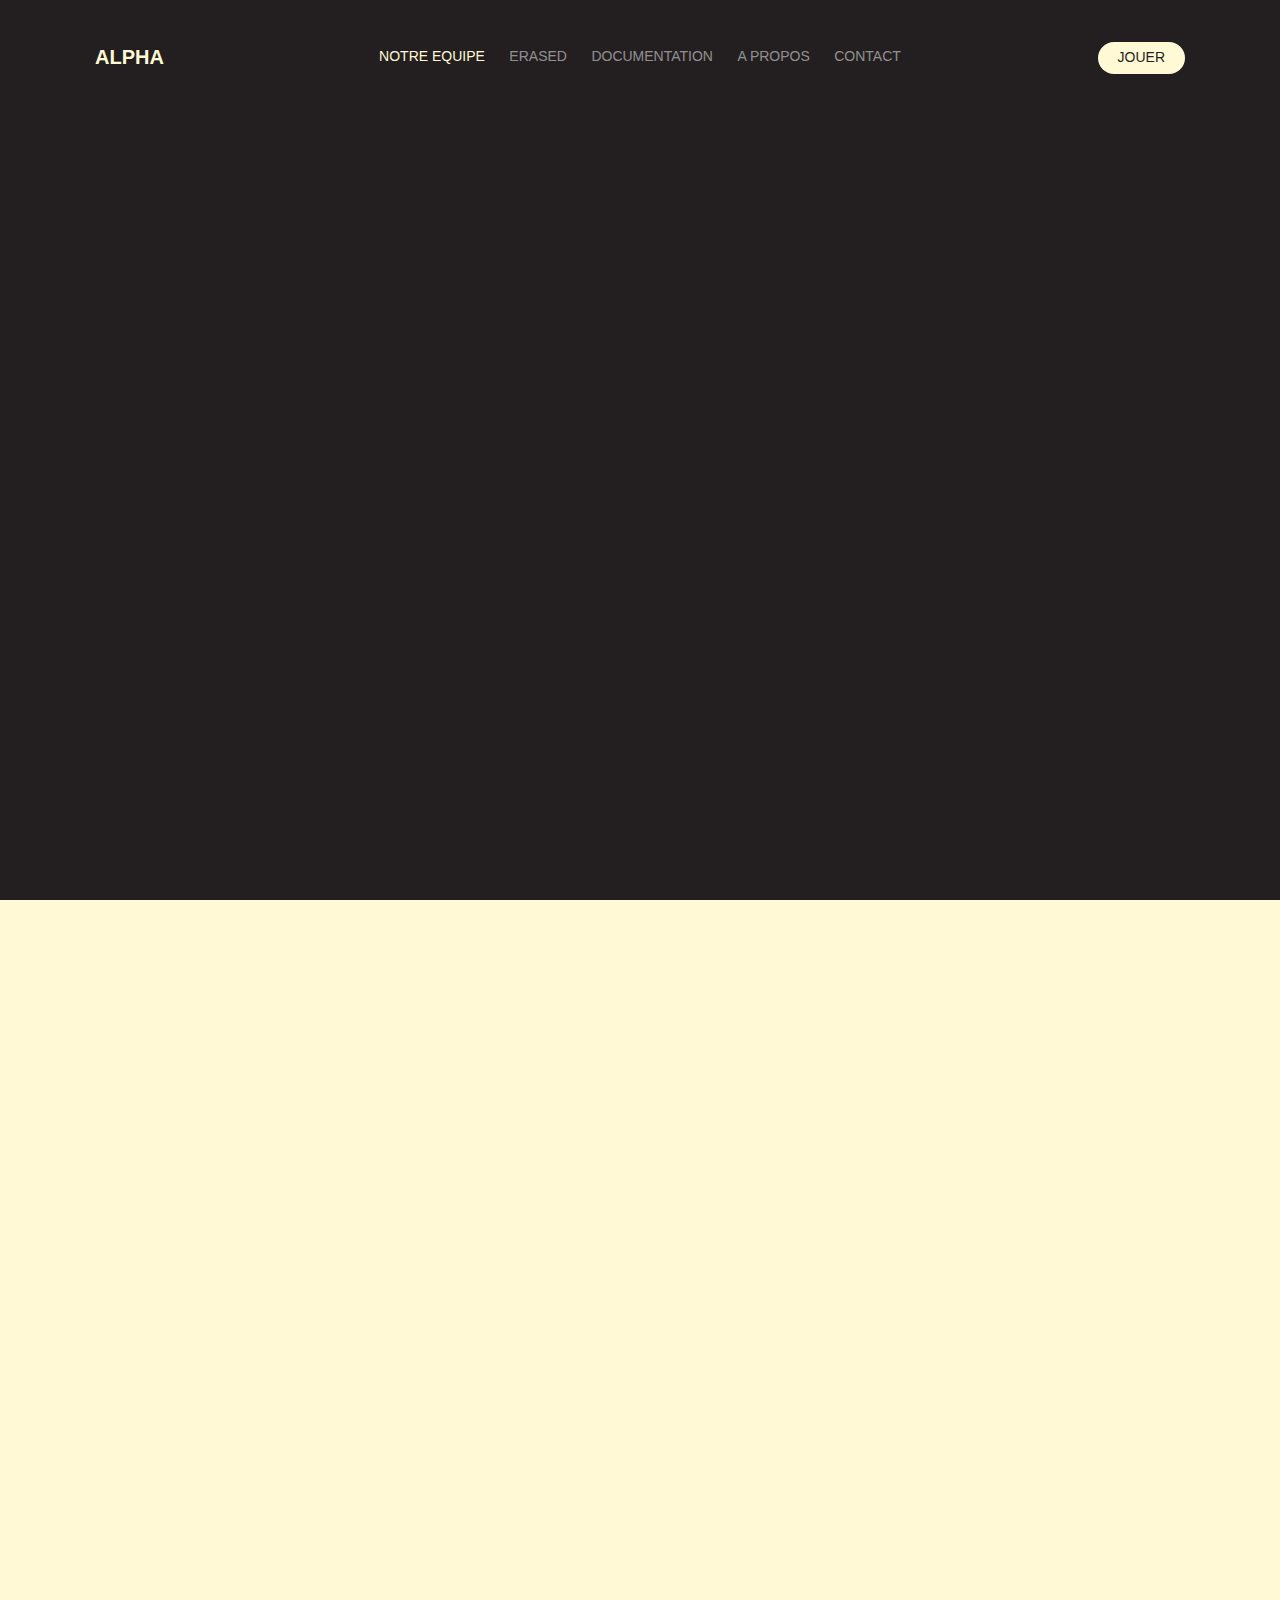
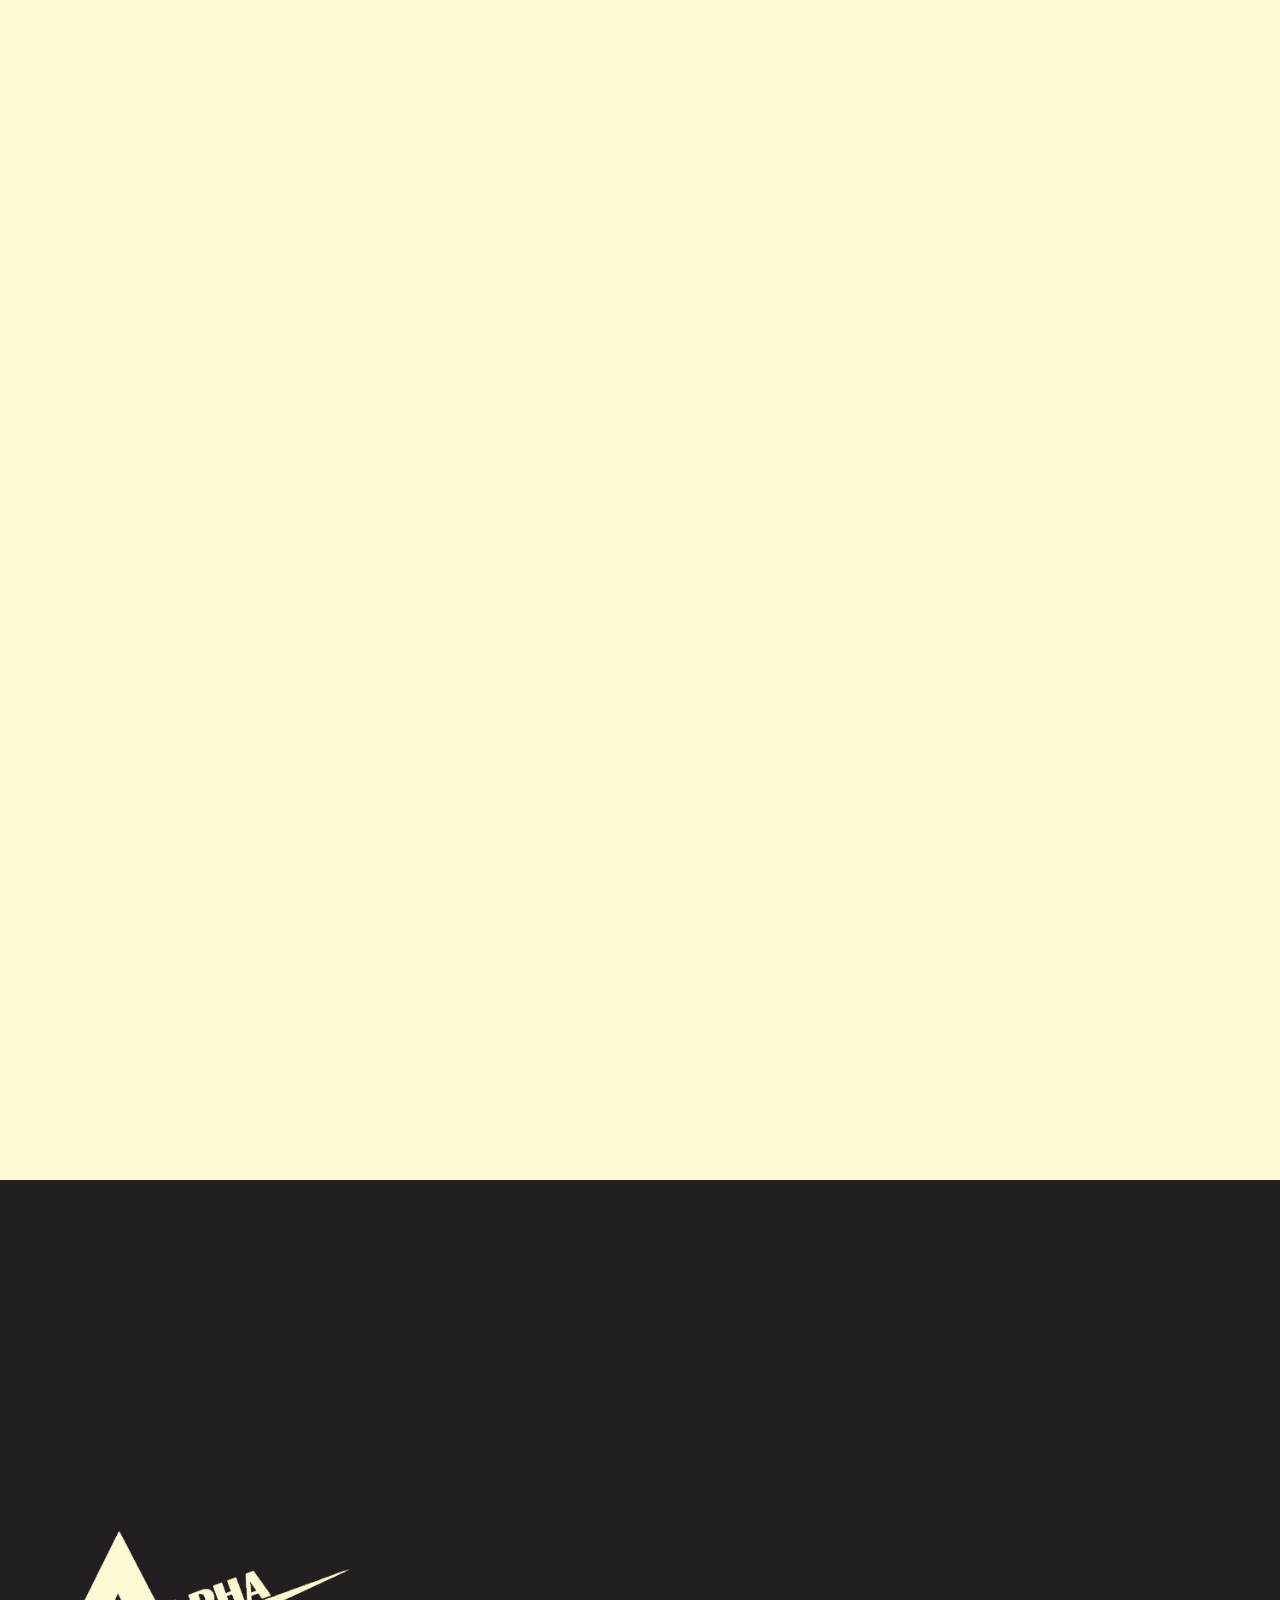
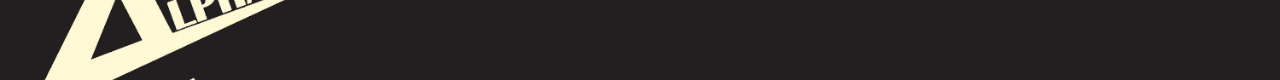
<file: accueil.html>
<!DOCTYPE HTML>
<html>
	<head>
	<meta charset="utf-8">
	<meta http-equiv="X-UA-Compatible" content="IE=edge">
	<title>Accueil - ALPHA</title>
	<meta name="viewport" content="width=device-width, initial-scale=1">
	<meta name="description" content="Accueil - ALPHA" />
	<meta name="keywords" content="Accueil - ALPHA" />
	<meta name="author" content="Alpha" />

  	<!-- Facebook and Twitter integration -->
	<meta property="og:title" content=""/>
	<meta property="og:image" content=""/>
	<meta property="og:url" content=""/>
	<meta property="og:site_name" content=""/>
	<meta property="og:description" content=""/>
	<meta name="twitter:title" content="" />
	<meta name="twitter:image" content="" />
	<meta name="twitter:url" content="" />
	<meta name="twitter:card" content="" />

	<style>
		.textcouleurmarron {
		color: #231f20;
		}
	</style>

	<style>
		.textcouleurbeige {
		color: #fff9d5;
		}
	</style>


	<!-- Animate.css -->
	<link rel="stylesheet" href="css/animate.css">
	<!-- Icomoon Icon Fonts-->
	<link rel="stylesheet" href="css/icomoon.css">
	<!-- Bootstrap  -->
	<link rel="stylesheet" href="css/bootstrap.css">

	<!-- Magnific Popup -->
	<link rel="stylesheet" href="css/magnific-popup.css">

	<!-- Owl Carousel  -->
	<link rel="stylesheet" href="css/owl.carousel.min.css">
	<link rel="stylesheet" href="css/owl.theme.default.min.css">

	<!-- Theme style  -->
	<link rel="stylesheet" href="css/style.css">

	<!-- Modernizr JS -->
	<script src="js/modernizr-2.6.2.min.js"></script>
	<!-- FOR IE9 below -->
	<!--[if lt IE 9]>
	<script src="js/respond.min.js"></script>
	<![endif]-->

	</head>
	<body>
		
	<div class="gtco-loader"></div>
	
	<div id="page">
	<nav class="gtco-nav" role="navigation">
		<div class="gtco-container">
			<div class="row">
				<div class="col-xs-2">
					<div id="gtco-logo"><a href="accueil.html">alpha</a></div>
				</div>
				<div class="col-xs-8 text-center menu-1">
					<ul>
						<li class="active"><a href="accueil.html">Notre equipe</a></li>
						<li><a href="jeu.html">Erased</a></li>
						<li class="has-dropdown">
							<a href="documentation.html">Documentation</a>
						</li>
						<li><a href="propos.html">A PROPOS</a></li>
						<li><a href="contact.html">Contact</a></li>
					</ul>
				</div>
				<div class="col-xs-2 text-right hidden-xs menu-2">
					<ul>
						<li class="btn-cta"><a href="jeu.html"><span>Jouer</span></a></li>
					</ul>
				</div>
			</div>
			
		</div>
	</nav>

	<header id="gtco-header" class="gtco-cover" role="banner" style="background-image:url(images/img_bg_1.jpg);">
		<div class="gtco-container">
			<div class="row">
				<div class="col-md-8 col-md-offset-2 text-center">
					<div class="display-t">
						<div class="display-tc animate-box" data-animate-effect="fadeIn">
							<a href="jeu.html"><h1><span class="textcouleurbeige">jouez a Erased</span></h1></a>
							<h1><span class="textcouleurbeige">maintenant</span></h1>
							<p><a href="telechargement.html" class="btn btn-default"><span class="textcouleurmarron">Telecharger gratuitement pour WINDOWS</span></a></p>
						</div>
					</div>
				</div>
			</div>
		</div>
	</header>
	
	<div id="gtco-services">
		<div class="gtco-container">
			
			<div class="row animate-box">
				<div class="col-md-8 col-md-offset-2 text-center gtco-heading">
					<h2><span class="textcouleurmarron">Qui sommes nous ?</span></h2>
					<p> ALPHA - Epita promo 2025 </p>
				</div>
			</div>

			<div class="row animate-box">
				
				<div class="gtco-tabs">
					<ul class="gtco-tab-nav">
						<li class="active"><a href="#" data-tab="1"><span class="icon visible-xs"><i class="icon-marquee"></i></span><span class="hidden-xs">Studio</span></a></li>
						<li><a href="#" data-tab="2"><span class="icon visible-xs"><i class="icon-light-up"></i></span><span class="hidden-xs">Nos Valeurs</span></a></li>
						<li><a href="#" data-tab="3"><span class="icon visible-xs"><i class="icon-game-controller"></i></span><span class="hidden-xs">Notre Jeu</span></a></li>
						<li><a href="#" data-tab="4"><span class="icon visible-xs"><i class="icon-network"></i></span><span class="hidden-xs">Logo et politique</span></a></li>
					</ul>

					<!-- Tabs -->
					<div class="gtco-tab-content-wrap">

						<div class="gtco-tab-content tab-content active" data-tab-content="1">
							<div class="col-md-6">
								<div class="icon icon-xlg">
									<img src="images/alpha2.png" alt="" height="400" width="400">
								</div>
							</div>
							<div class="col-md-6">
								<h2><span class="textcouleurmarron">Studio</span></h2>
								<p>ALPHA est une soci&eacute;t&eacute; &agrave; but non-lucratif, fond&eacute;e le 9 janvier 2021. Compos&eacute;e de 4 personnes dont les id&eacute;es convergeaient, nous sommes une soci&eacute;t&eacute; qui se sp&eacute;cialise dans la cr&eacute;ation de Jeux Vid&eacute;o. Notre objectif est d'apporter du r&eacute;confort et permettre aux joueurs de se d&eacute;tendre ainsi que d'&eacute;chapper &agrave; la r&eacute;alit&eacute; en les embarquant dans des aventures &eacute;piques au-del&agrave; du r&eacute;el.</p>	
				
								<p>Derri&egrave;re le nom de notre soci&eacute;t&eacute; se cachent plusieurs significations, dont la plus basique est l'acronyme de la premi&egrave;re lettre des quatre fondateurs de la soci&eacute;t&eacute; : Alexandre, L&eacute;o, Phu Hung et Angelo. Il repr&eacute;sente l'unicit&eacute; ainsi que la coh&eacute;sion des membres de notre groupe pour ce travail d'&eacute;quipe.</p>
								
								<p>ALPHA repr&eacute;sente &eacute;galement dans le domaine de l'informatique le nom de la premi&egrave;re phase de d&eacute;veloppement concret d'un logiciel, qui sera par la suite am&eacute;lior&eacute; par tous et destin&eacute; au partage. C'est en parfait accord avec notre objectif : am&eacute;liorer nos comp&eacute;tences et connaissances &agrave; travers l'entraide. </p>
							</div>
						</div>

						<div class="gtco-tab-content tab-content" data-tab-content="2">
							<div class="col-md-6">
								<div class="icon icon-xlg">
									<i class="icon-light-up"></i>
								</div>
							</div>
							<div class="col-md-6">
								<h2><span class="textcouleurmarron">Nos Valeurs</span></h2>

								<p><B>Exp&eacute;rience du joueur avant tout.</B></p>
								<p>Nous mettons le joueur au centre de tout ce que nous faisons. Nous approfondissons notre empathie et notre compr&eacute;hension en &eacute;coutant, en apprenant et en nous engageant avec les joueurs.</p>

								<p><B>Ex&eacute;cuter avec excellence.</B></p>
								<p>Nous nous concentrons l&agrave; o&ugrave; cela compte, nous accordons la priorit&eacute; &agrave; l'efficacit&eacute;. Nous fixons des objectifs ambitieux et continuons &agrave; nous am&eacute;liorer.</p>
								
								<p><B>Rester affam&eacute; ; rester humble.</B></p>
								<p>Nous abordons chaque probl&egrave;me avec optimisme, ambition et curiosit&eacute;. Nous c&eacute;l&eacute;brons nos victoires, apprenons de nos &eacute;checs et nous nous mettons au d&eacute;fi d'&eacute;voluer. Nous appr&eacute;cions les retours en tant qu'&eacute;l&eacute;ment essentiel de l'am&eacute;lioration.</p>
							</div>
						</div>

						<div class="gtco-tab-content tab-content" data-tab-content="3">
							<div class="col-md-6">
								<div class="icon icon-xlg">
									<a href="jeu.html"><img src="images/erased.png" alt="" height="300pw" width="450px"></a>
								</div>
							</div>
							<div class="col-md-6">
								<h2><span class="textcouleurmarron">Notre Jeu</span></h2>
								<p><B><a href="jeu.html">ERASED</a>, notre premier jeu.</B></p>

								<p>Chaque membre du groupe &eacute;tant tr&egrave;s familier avec l'univers du jeu vid&eacute;o, nous avons d&eacute;cid&eacute; de cr&eacute;er un jeu vid&eacute;o plut&ocirc;t qu'un logiciel utilitaire. L'univers du jeu choisi est inspir&eacute; de plusieurs jeux d'action-aventure et de plate-forme tel que Hollow Knight, The binding of Isaac et Celestee en 2D. </p>
								<p>Ce type de jeu choisi n'a pas &eacute;t&eacute; direct, nous nous sommes d'abord rassembl&eacute;s et avons d&eacute;battu sur plusieurs id&eacute;es et th&egrave;mes ayant du potentiel. Sont sortis du lot deux id&eacute;es, celui d'un "plate-former" et celui d'un "action-aventure", c'est donc pour cela que nous avons d&eacute;cid&eacute; de fusionner ces deux id&eacute;es pour en faire un Metroidvania. Nous voulions tout d'abord cr&eacute;er un jeu &agrave; l'image de ce th&egrave;me mais qui allait aussi nous plaire tout en &eacute;tant dans la limite de nos capacit&eacute;s de d&eacute;veloppement.</p>
								<div class="row">
									<div class="col-md-6">
										<h2 class="uppercase">Date de cr&eacute;ation du projet</h2>
										<p>15 janvier 2021</p>
									</div>
									<div class="col-md-6">
										<h2 class="uppercase">Date de publication</h2>
										<p>1 juillet 2021</p>
										
									</div>
								</div>
							</div>
						</div>
						
						<div class="gtco-tab-content tab-content" data-tab-content="4">
							<div class="col-md-6">
								<div class="icon icon-xlg">
									<i class="icon-network"></i>
								</div>
							</div>
							<div class="col-md-6">
								<h2><span class="textcouleurmarron">Logo et politique</span></h2>
								<p>Nous avons opt&eacute; pour un logo simple, discret mais aussi &agrave; la fois efficace et moderne regroupant l'ensemble des lettres de notre nom de soci&eacute;t&eacute;.</p>

								<p>Nous croyons que toute personne passionn&eacute;e, visionnaire et pers&eacute;v&eacute;rante peut avoir un impact positif. Dans le cadre de cette philosophie, nous pensons &eacute;galement qu'il existe des moyens par lesquels, en tant que soci&eacute;t&eacute;, nous pouvons offrir une valeur &agrave long terme et un impact positif aux joueurs et communaut&eacute;s que nous servons.</p>

								<div class="row">
									<div class="col-md-6">
										<h2 class="uppercase">Prochaine Etape</h2>
										<p>Vendredi 30 avril</p>
									</div>
									<div class="col-md-6">
										<h2 class="uppercase">Communication</h2>
										<p>Notre Twitter <a href="https://twitter.com/project_erased" target="_blank">ici</a></p>
									</div>
								</div>
							</div>
						</div>
					</div>

				</div>
			</div>
		</div>
	
	<div id="gtco-team" class="gtco-section">
		<div class="gtco-container">
			<div class="row animate-box">
				<div class="col-md-8 col-md-offset-2 text-center gtco-heading">
					<h2><span class="textcouleurmarron">Notre Equipe</span></h2>
				</div>
			</div>
			<div class="row">
				<div class="col-md-3 animate-box" data-animate-effect="fadeIn">
					<div class="gtco-staff">
						<img src="images/person_1.jpeg" alt="">
						<h3>Alexandre Devaux-Riviere</h3>
						<strong class="role">Chef de Projet</strong>
						<p>D&eacute;veloppement Multijoueur, <br>Intelligence Artificielle, <br>Interfaces et Site Web</p>
						<ul class="gtco-social-icons">
							<!-- <li><a href="#"><i class="icon-facebook"></i></a></li> -->
							<li><a href="https://twitter.com/_alexandre_dr" target="_blank"><i class="icon-twitter"></i></a></li>
							<!--<li><a href="#"><i class="icon-dribbble"></i></a></li>-->
							<li><a href="https://github.com/TopAgrume" target="_blank"><i class="icon-github"></i></a></li>
						</ul>
					</div>
				</div>
				<div class="col-md-3 animate-box" data-animate-effect="fadeIn">
					<div class="gtco-staff">
						<img src="images/person_2.jpg" alt="">
						<h3>L&eacute;o Devin</h3>
						<strong class="role">Responsable Level Design</strong>
						<p>D&eacute;veloppement Level <br> Design, Graphisme, Interfaces,<br> Sc&eacute;nariste et Audio / FX</p>
						<ul class="gtco-social-icons">
							<!-- <li><a href="#"><i class="icon-facebook"></i></a></li> -->
							<li><a href="https://twitter.com/heldeeee" target="_blank"><i class="icon-twitter"></i></a></li>
							<!--<li><a href="#"><i class="icon-dribbble"></i></a></li>-->
							<li><a href="https://github.com/Heldeee" target="_blank"><i class="icon-github"></i></a></li>
						</ul>
					</div>
				</div>
				<div class="col-md-3 animate-box" data-animate-effect="fadeIn">
					<div class="gtco-staff">
						<img src="images/person_3.jpg" alt="">
						<h3>Phu Hung Dang</h3>
						<strong class="role">Sous-Chef de Projet</strong>
						<p>D&eacute;veloppement Game <br>Design, Contr&ocirc;les, Animations<br> et Audio / FX</p>
						<ul class="gtco-social-icons">
							<!-- <li><a href="#"><i class="icon-facebook"></i></a></li> -->
							<li><a href="https://twitter.com/DangPH5" target="_blank"><i class="icon-twitter"></i></a></li>
							<!--<li><a href="#"><i class="icon-dribbble"></i></a></li>-->
							<li><a href="https://github.com/aragami1566" target="_blank"><i class="icon-github"></i></a></li>
						</ul>
					</div>
				</div>
				<div class="col-md-3 animate-box" data-animate-effect="fadeIn">
					<div class="gtco-staff">
						<img src="images/person_4.png" alt="">
						<h3>Ang&eacute;lo Eap</h3>
						<strong class="role">Responsable Game Design</strong>
						<p>D&eacute;veloppement Game <br>Design, Physique et <br>Intelligence Artificielle</p>
						<ul class="gtco-social-icons">
							<!-- <li><a href="#"><i class="icon-facebook"></i></a></li> -->
							<li><a href="https://twitter.com/Akaagi_" target="_blank"><i class="icon-twitter"></i></a></li>
							<!--<li><a href="#"><i class="icon-dribbble"></i></a></li>-->
							<li><a href="https://github.com/Akaagi" target="_blank"><i class="icon-github"></i></a></li>
						</ul>
					</div>
				</div>
			</div>
		</div>
	</div>

	<div id="gtco-counter" class="gtco-bg gtco-counter" style="background-image:url(images/img_bg_2.jpg);">
		<div class="gtco-container">
			<div class="row">
				<div class="display-t">
					<div class="display-tc">
						<div class="col-md-3 col-sm-6 animate-box">
							<div class="feature-center">
								<span class="icon">
									<i class="icon-save"></i>
								</span>

								<span class="counter js-counter" data-from="0" data-to="607" data-speed="4000" data-refresh-interval="50">1</span>
								<span class="counter-label">Nombre de push</span>

							</div>
						</div>
						<div class="col-md-3 col-sm-6 animate-box">
							<div class="feature-center">
								<span class="icon">
									<i class="icon-trophy"></i>
								</span>
								<span class="textcouleurmarron">
									<span class="counter js-counter" data-from="0" data-to="5" data-speed="4000" data-refresh-interval="50">1</span>
								</span>
								<span class="counter-label">Etapes r&eacute;ussies</span>
							</div>
						</div>
						<div class="col-md-3 col-sm-6 animate-box">
							<div class="feature-center">
								<span class="icon">
									<i class="icon-briefcase"></i>
								</span>
								<span class="counter js-counter" data-from="0" data-to="1" data-speed="6000" data-refresh-interval="50">1</span>
								<span class="counter-label">Projet r&eacute;ussi</span>
							</div>
						</div>
						<div class="col-md-3 col-sm-6 animate-box">
							<div class="feature-center">
								<span class="icon">
									<i class="icon-clock"></i>
								</span>

								<span class="counter js-counter" data-from="0" data-to="1376" data-speed="4000" data-refresh-interval="50">1</span>
								<span class="counter-label">Heures de travail</span>

							</div>
						</div>
					</div>
				</div>
			</div>
		</div>
	</div>

	</div>

	<div class="gototop js-top">
		<a href="#" class="js-gotop"><i class="icon-arrow-up"></i></a>
	</div>
	
	<!-- jQuery -->
	<script src="js/jquery.min.js"></script>
	<!-- jQuery Easing -->
	<script src="js/jquery.easing.1.3.js"></script>
	<!-- Bootstrap -->
	<script src="js/bootstrap.min.js"></script>
	<!-- Waypoints -->
	<script src="js/jquery.waypoints.min.js"></script>
	<!-- Carousel -->
	<script src="js/owl.carousel.min.js"></script>
	<!-- countTo -->
	<script src="js/jquery.countTo.js"></script>
	<!-- Magnific Popup -->
	<script src="js/jquery.magnific-popup.min.js"></script>
	<script src="js/magnific-popup-options.js"></script>
	<!-- Main -->
	<script src="js/main.js"></script>

	</body>
</html>
</file>
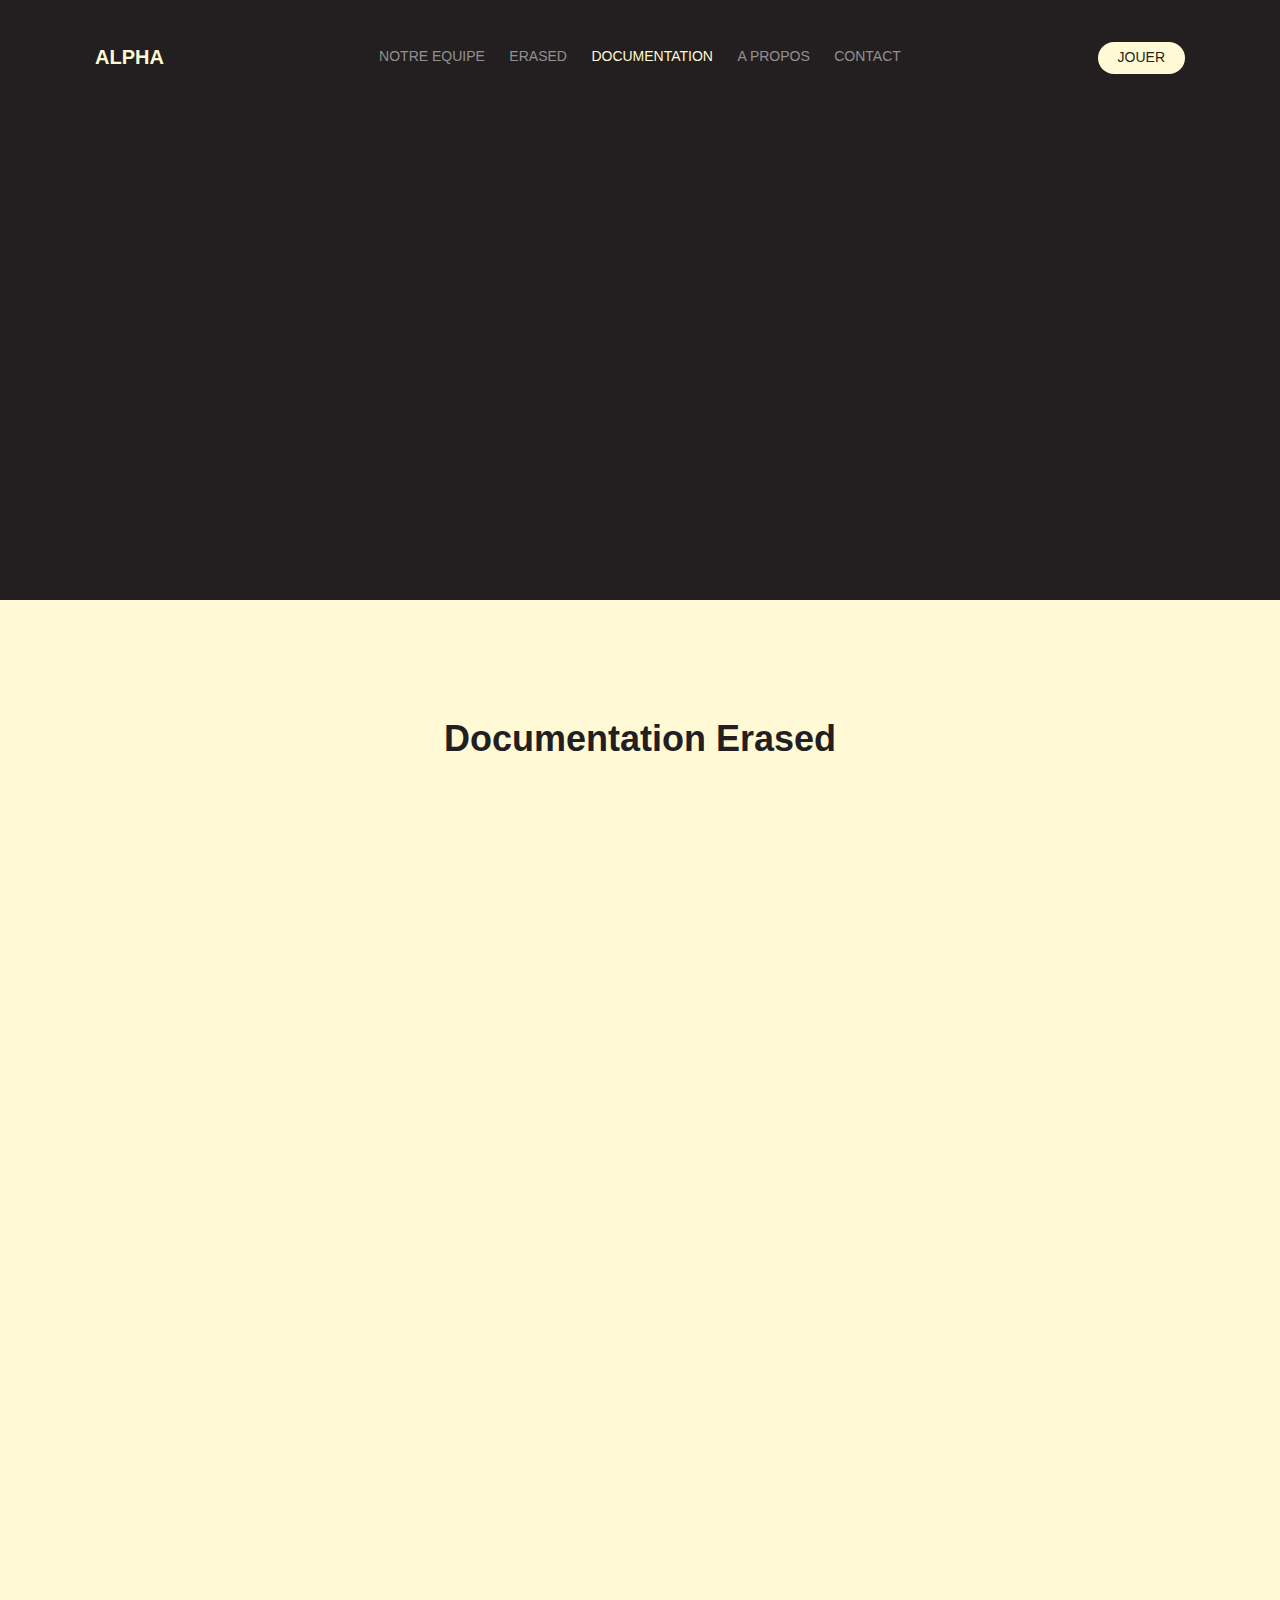
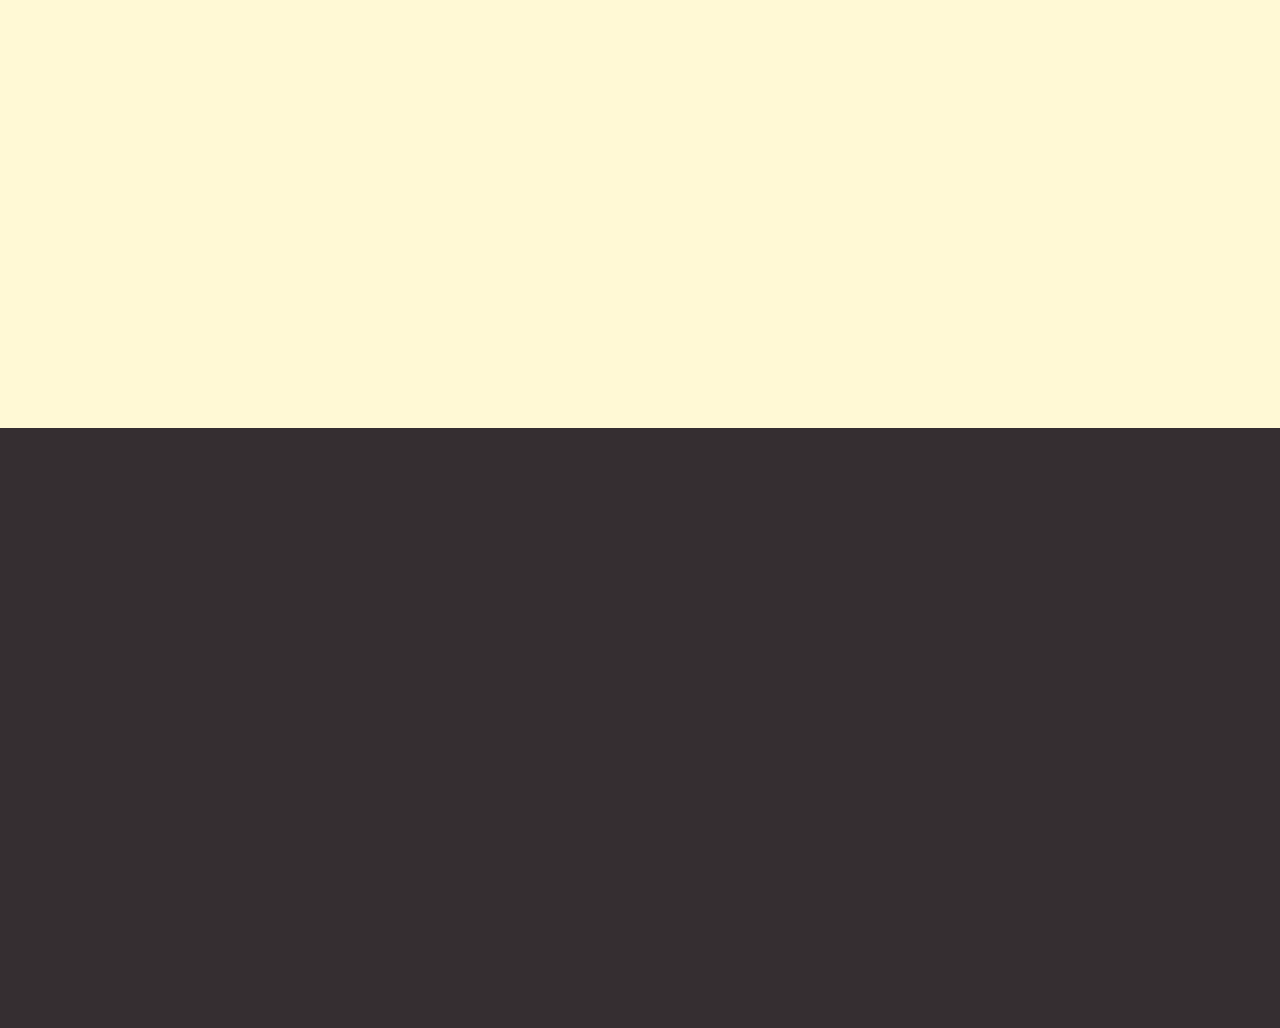
<file: documentation.html>
<!DOCTYPE HTML>
<html>
	<head>
	<meta charset="utf-8">
	<meta http-equiv="X-UA-Compatible" content="IE=edge">
	<title>Documentation - ALPHA</title>
	<meta name="viewport" content="width=device-width, initial-scale=1">
	<meta name="description" content="Accueil - ALPHA" />
	<meta name="keywords" content="Accueil - ALPHA" />
	<meta name="author" content="Alpha" />

  	<!-- Facebook and Twitter integration -->
	<meta property="og:title" content=""/>
	<meta property="og:image" content=""/>
	<meta property="og:url" content=""/>
	<meta property="og:site_name" content=""/>
	<meta property="og:description" content=""/>
	<meta name="twitter:title" content="" />
	<meta name="twitter:image" content="" />
	<meta name="twitter:url" content="" />
	<meta name="twitter:card" content="" />
	
	<!-- Animate.css -->
	<link rel="stylesheet" href="css/animate.css">
	<!-- Icomoon Icon Fonts-->
	<link rel="stylesheet" href="css/icomoon.css">
	<!-- Bootstrap  -->
	<link rel="stylesheet" href="css/bootstrap.css">

	<!-- Magnific Popup -->
	<link rel="stylesheet" href="css/magnific-popup.css">

	<!-- Owl Carousel  -->
	<link rel="stylesheet" href="css/owl.carousel.min.css">
	<link rel="stylesheet" href="css/owl.theme.default.min.css">

	<!-- Theme style  -->
	<link rel="stylesheet" href="css/style.css">

	<!-- Modernizr JS -->
	<script src="js/modernizr-2.6.2.min.js"></script>
	<!-- FOR IE9 below -->
	<!--[if lt IE 9]>
	<script src="js/respond.min.js"></script>
	<![endif]-->

	<style>
		.textcouleurmarron {
		color: #231f20;
		}
	</style>

	<style>
		.textcouleurbeige {
		color: #fff9d5;
		}
	</style>

	</head>
	<body>
		
	<div class="gtco-loader"></div>
	
	<div id="page">
	<nav class="gtco-nav" role="navigation">
		<div class="gtco-container">
			<div class="row">
				<div class="col-xs-2">
					<div id="gtco-logo"><a href="accueil.html">alpha</a></div>
				</div>
				<div class="col-xs-8 text-center menu-1">
					<ul>
						<li><a href="accueil.html">Notre equipe</a></li>
						<li><a href="jeu.html">Erased</a></li>
						<li class="has-dropdown active">
							<a href="documentation.html">Documentation</a>
						</li>
						<li><a href="propos.html">A PROPOS</a></li>
						<li><a href="contact.html">Contact</a></li>
					</ul>
				</div>
				<div class="col-xs-2 text-right hidden-xs menu-2">
					<ul>
						<li class="btn-cta"><a href="jeu.html"><span>jouer</span></a></li>
					</ul>
				</div>
			</div>
			
		</div>
	</nav>

	<header id="gtco-header" class="gtco-cover gtco-cover-sm" role="banner" style="background-image:url(images/img_bg_1.jpg);">

		<div class="gtco-container">
			<div class="row">
				<div class="col-md-8 col-md-offset-2 text-center">
					<div class="display-t">
						<div class="display-tc animate-box" data-animate-effect="fadeIn">
							<h1><span class="textcouleurbeige">Documents annexes</span></h1>
							<h2><span class="textcouleurbeige">Mise &agrave; disposition des documents et outils du projet</span></h2>
						</div>
					</div>
				</div>
			</div>
		</div>
	</header>
	
	<div id="gtco-features">
		<div class="gtco-container">
			<div class="row">
				<div class="col-md-8 col-md-offset-2 text-center gtco-heading">
					<h2><span class="textcouleurmarron">Documentation Erased</span></h2>
				</div>
			</div>
			<div class="row">
				<div class="col-md-3 col-sm-3 animate-box" data-animate-effect="fadeIn">
					<div class="feature-center">
						<span class="icon">
							<i class="icon-folder-images"></i>
						</span>
						<h3>C. D. charges</h3>
						<p>Document essentiel &agrave; l'&eacute;laboration et la r&eacute;alisation du jeu Erased</p>
						<p><a href="pdf/Cahier_des_Charges___ALPHA.pdf" target="_blank" class="btn btn-primary">Lire</a></p>
					</div>
				</div>
				<div class="col-md-3 col-sm-3 animate-box" data-animate-effect="fadeIn">
					<div class="feature-center">
						<span class="icon">
							<i class="icon-text-document"></i>
						</span>
						<h3>Soutenance 1</h3>
						<p>Mise au point sur l'&eacute;tat de l'avancement pour le premier palier (pr&ecirc;t)</p>
						<p><a href="pdf/Soutenance_1___ALPHA.pdf" target="_blank" class="btn btn-primary">Lire</a></p>
					</div>
				</div>
				<div class="col-md-3 col-sm-3 animate-box" data-animate-effect="fadeIn">
					<div class="feature-center">
						<span class="icon">
							<i class="icon-text-document"></i>
						</span>
						<h3>Soutenance 2</h3>
						<p>Mise au point sur l'&eacute;tat de l'avancement pour le deuxi&egrave;me palier (pr&ecirc;t)</p>
						<p><a href="pdf/Soutenance_2___ALPHA.pdf" target="_blank" class="btn btn-primary">Lire</a></p>
					</div>
				</div>

				<div class="col-md-3 col-sm-3 animate-box" data-animate-effect="fadeIn">
					<div class="feature-center">
						<span class="icon">
							<i class="icon-trophy"></i>
						</span>
						<h3>Soutenance 3</h3>
						<p>Mise au point sur l'&eacute;tat de l'avancement pour le dernier palier (pr&ecirc;t)</p>
						<p><a href="pdf/Soutenance_3___ALPHA.pdf" target="_blank" class="btn btn-primary">Lire</a></p>
					</div>
				</div>
			</div>
		</div>
	</div>

	<div id="gtco-testimonial">
		<div class="gtco-container">
			<!-- <div class="row"> -->
				<div class="row animate-box">
					<div class="col-md-8 col-md-offset-2 text-center gtco-heading">
						<h2><span class="textcouleurmarron">Outils pour le d&eacute;veloppement d'Erased</span></h2>
					</div>
				</div>
				<div class="row animate-box">
					
				
					<div class="owl-carousel owl-carousel-fullwidth ">
						<div class="item">
							<div class="testimony-slide active text-center">
								<figure>
									<img src="images/unity.jpeg" alt="">
								</figure>
								<span>Moteur de jeu,<br> et gestionnaire version</span>
								<blockquote>
									<p><a href="https://unity.com/" target="_blank" class="btn btn-primary">Unity</a></p>
								</blockquote>
							</div>
						</div>
						<div class="item">
							<div class="testimony-slide active text-center">
								<figure>
									<img src="images/visual_studio.jpeg" alt="">
								</figure>
								<span>Editeur de code<br>et de fichiers</span>
								<blockquote>
									<p><a href="https://code.visualstudio.com/" target="_blank" class="btn btn-primary">Visual Studio</a></p>
								</blockquote>
							</div>
						</div>
						<div class="item">
							<div class="testimony-slide active text-center">
								<figure>
									<img src="images/rider.jpeg" alt="">
								</figure>
								<span>Editeur de code<br>et de fichiers</span>
								<blockquote>
									<p><a href="https://www.jetbrains.com/rider/" target="_blank" class="btn btn-primary">Rider</a></p>
								</blockquote>
							</div>
						</div>
						<div class="item">
							<div class="testimony-slide active text-center">
								<figure>
									<img src="images/gimp.jpeg" alt="">
								</figure>
								<span>Editeur Graphique<br>pour erased et notre site</span>
								<blockquote>
									<p><a href="https://www.gimp.org/" target="_blank" class="btn btn-primary">GIMP</a></p>
								</blockquote>
							</div>
						</div>
						<div class="item">
							<div class="testimony-slide active text-center">
								<figure>
									<img src="images/audacity.jpeg" alt="">
								</figure>
								<span>Composition et<br>enregistrement audio</span>
								<blockquote>
									<p><a href="https://www.audacityteam.org/" target="_blank" class="btn btn-primary">Audacity</a></p>
								</blockquote>
							</div>
						</div>
						<div class="item">
							<div class="testimony-slide active text-center">
								<figure>
									<img src="images/overleaf.jpeg" alt="">
								</figure>
								<span>Editeur de texte<br>documents et rendus</span>
								<blockquote>
									<p><a href="https://www.overleaf.com/" target="_blank" class="btn btn-primary">Overleaf</a></p>
								</blockquote>
							</div>
						</div>
						<div class="item">
							<div class="testimony-slide active text-center">
								<figure>
									<img src="images/github.png" alt="">
								</figure>
								<span>Gestionaire version<br>et h&eacute;bergeur du site</span>
								<blockquote>
									<p><a href="https://github.com/" target="_blank" class="btn btn-primary">Github</a></p>
								</blockquote>
							</div>
						</div>
						<div class="item">
							<div class="testimony-slide active text-center">
								<figure>
									<img src="images/discord_logo.png" alt="">
								</figure>
								<span>Communication &agrave;<br>distance</span>
								<blockquote>
									<p><a href="https://discord.com/" target="_blank" class="btn btn-primary">Discord</a></p>
								</blockquote>
							</div>
						</div>
						<div class="item">
							<div class="testimony-slide active text-center">
								<figure>
									<img src="images/paint3d_logo.png" alt="">
								</figure>
								<span>Editeur Graphique<br>pour erased et notre site</span>
								<blockquote>
									<p><a href="https://www.microsoft.com/en-us/p/paint-3d/9nblggh5fv99?activetab=pivot:overviewtab" target="_blank" class="btn btn-primary">Paint3D</a></p>
								</blockquote>
							</div>
						</div>
						<div class="item">
							<div class="testimony-slide active text-center">
								<figure>
									<img src="images/hitfilm_logo.png" alt="">
								</figure>
								<span>Editeur Vid&eacute;o</span>
								<blockquote>
									<p><a href="https://fxhome.com/" target="_blank" class="btn btn-primary">HitFilm</a></p>
								</blockquote>
							</div>
						</div>

					</div>
				</div>
			<!-- </div> -->
		</div>
	</div>
	
	<div class="gtco-cover gtco-cover-sm" style="background-image:url(images/img_bg_3.jpg);">
		<div class="overlay"></div>
		<div class="gtco-container">
			<div class="row">
				<div class="col-md-8 col-md-offset-2 text-center">
					<div class="display-t">
						<div class="display-tc animate-box" data-animate-effect="fadeIn">
							<center>
								<img src="images/alpha2.png" alt="" height="400" width="400">
							</center>
						</div>
					</div>
				</div>
			</div>
		</div>
	</div>
	

	</div>

	<div class="gototop js-top">
		<a href="#" class="js-gotop"><i class="icon-arrow-up"></i></a>
	</div>
	
	<!-- jQuery -->
	<script src="js/jquery.min.js"></script>
	<!-- jQuery Easing -->
	<script src="js/jquery.easing.1.3.js"></script>
	<!-- Bootstrap -->
	<script src="js/bootstrap.min.js"></script>
	<!-- Waypoints -->
	<script src="js/jquery.waypoints.min.js"></script>
	<!-- Carousel -->
	<script src="js/owl.carousel.min.js"></script>
	<!-- countTo -->
	<script src="js/jquery.countTo.js"></script>
	<!-- Magnific Popup -->
	<script src="js/jquery.magnific-popup.min.js"></script>
	<script src="js/magnific-popup-options.js"></script>
	<!-- Main -->
	<script src="js/main.js"></script>

	</body>
</html>
</file>
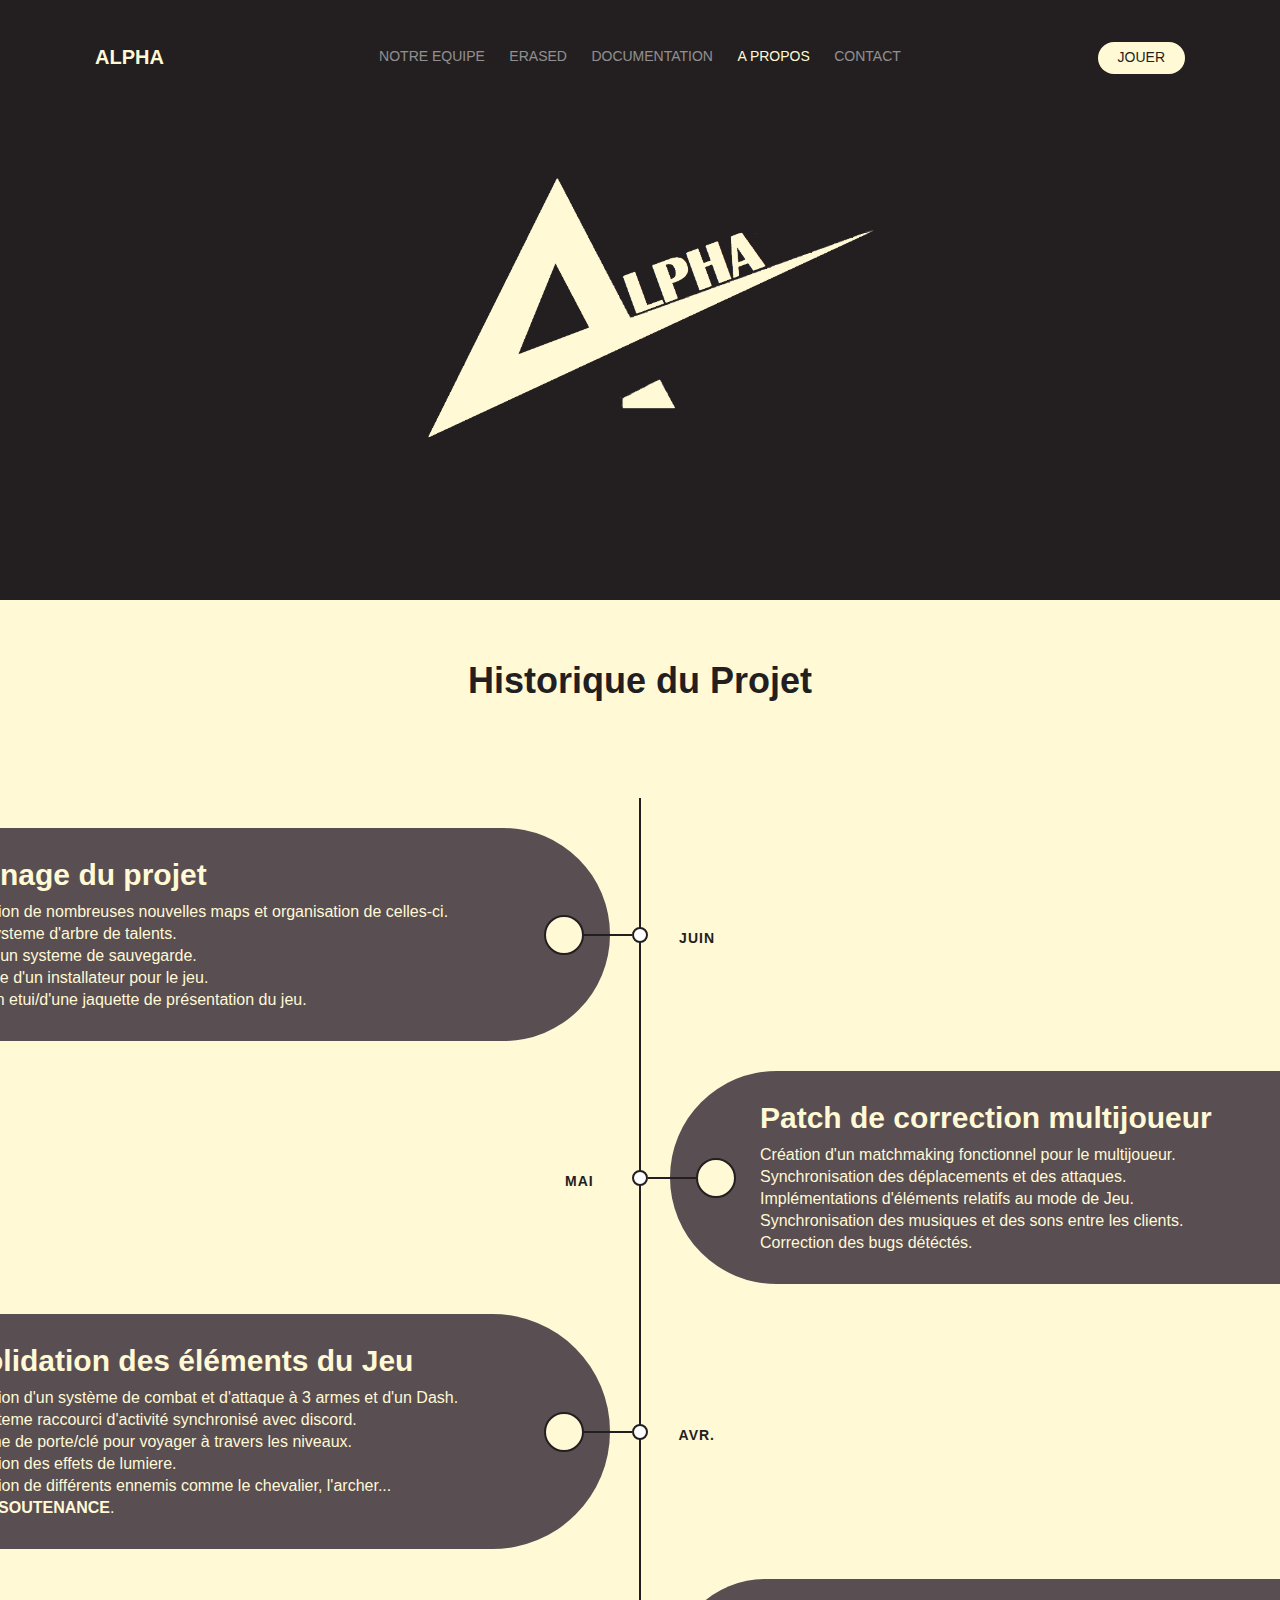
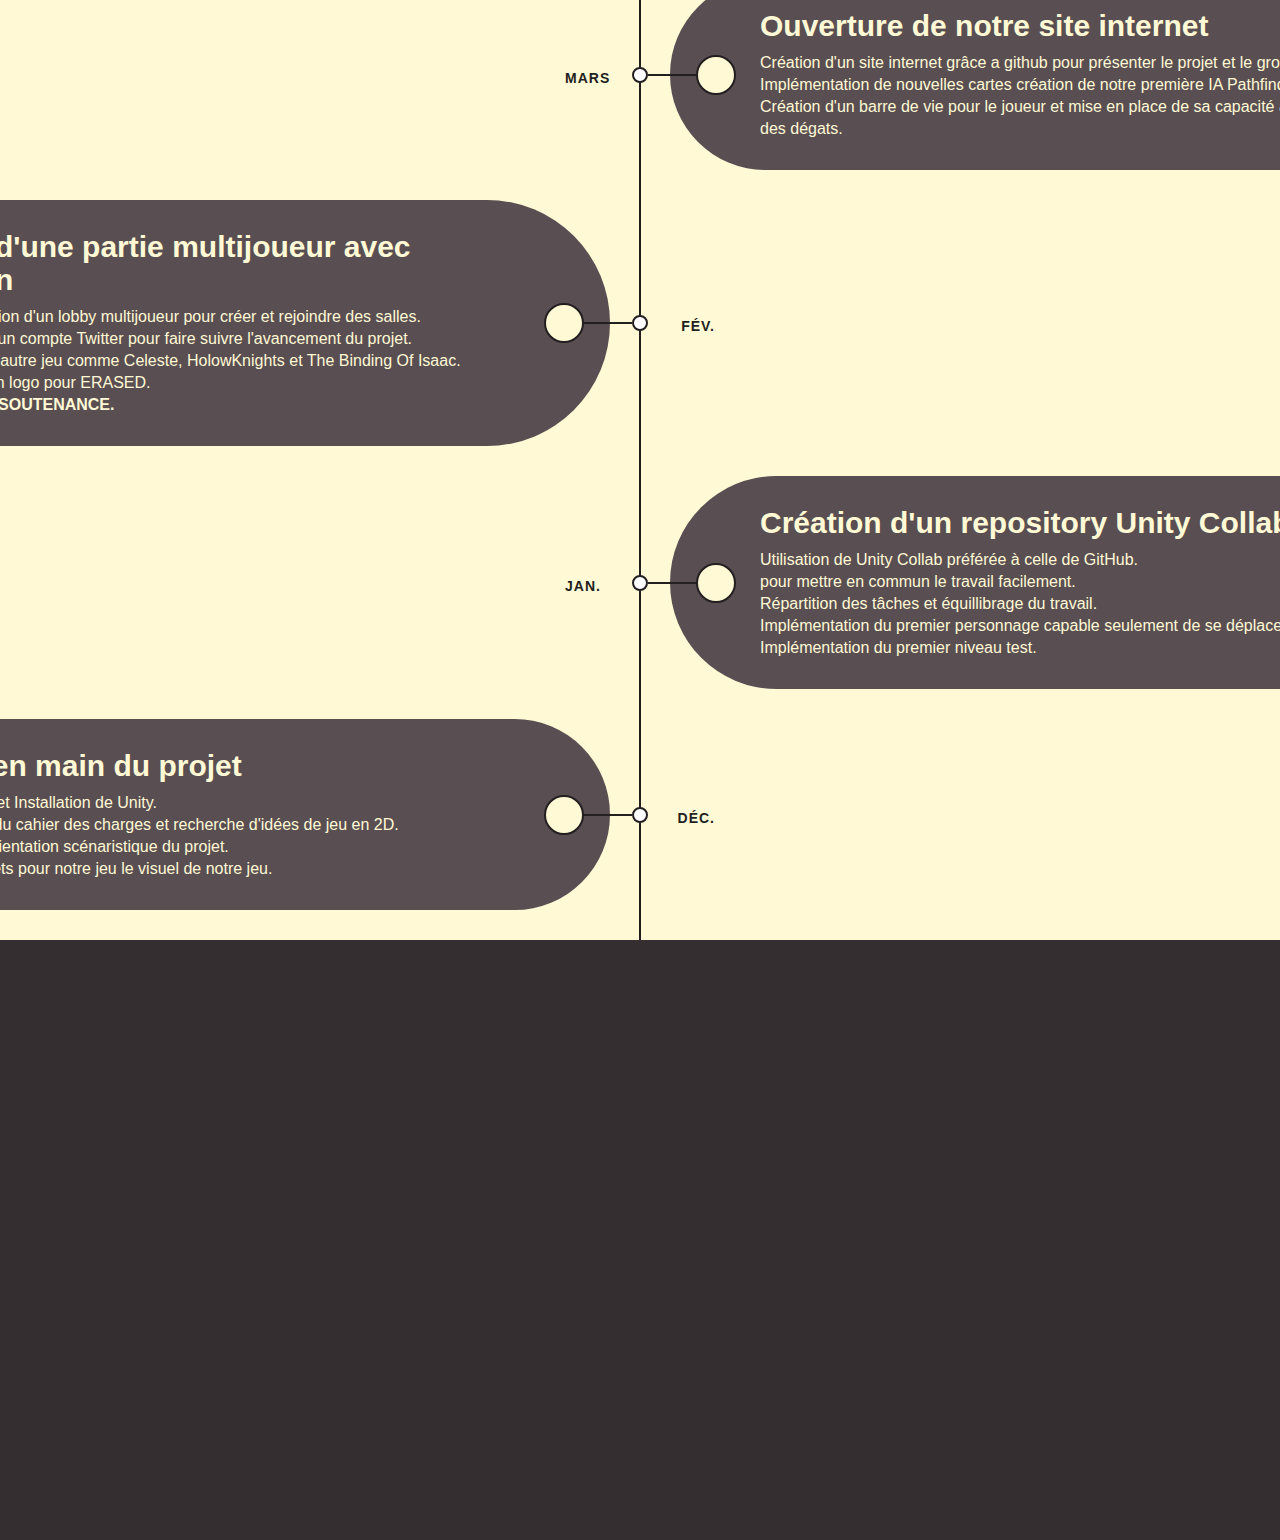
<file: propos.html>
<!DOCTYPE HTML>
<html>
	<head>
	<meta charset="utf-8">
	<meta http-equiv="X-UA-Compatible" content="IE=edge">
	<title>Contact - ALPHA</title>
	<meta name="viewport" content="width=device-width, initial-scale=1">
	<meta name="description" content="Accueil - ALPHA" />
	<meta name="keywords" content="Accueil - ALPHA" />
	<meta name="author" content="Alpha" />

  	<!-- Facebook and Twitter integration -->
	<meta property="og:title" content=""/>
	<meta property="og:image" content=""/>
	<meta property="og:url" content=""/>
	<meta property="og:site_name" content=""/>
	<meta property="og:description" content=""/>
	<meta name="twitter:title" content="" />
	<meta name="twitter:image" content="" />
	<meta name="twitter:url" content="" />
	<meta name="twitter:card" content="" />
	
	<!-- Animate.css -->
	<link rel="stylesheet" href="css/animate.css">
	<!-- Icomoon Icon Fonts-->
	<link rel="stylesheet" href="css/icomoon.css">
	<!-- jsp Popup -->
	<link rel="stylesheet" href="css/jsp.css">
	<!-- Bootstrap  -->
	<link rel="stylesheet" href="css/bootstrap.css">
	<!-- Magnific Popup -->
	<link rel="stylesheet" href="css/magnific-popup.css">
	<!-- Owl Carousel  -->
	<link rel="stylesheet" href="css/owl.carousel.min.css">
	<link rel="stylesheet" href="css/owl.theme.default.min.css">
	
	<!-- Theme style  -->
	<link rel="stylesheet" href="css/style.css">

	<!-- Modernizr JS -->
	<script src="js/modernizr-2.6.2.min.js"></script>
	<!-- FOR IE9 below -->
	<!--[if lt IE 9]>
	<script src="js/respond.min.js"></script>
	<![endif]-->

	<style>
		.textcouleurmarron {
		color: #231f20;
		}
	</style>

	<style>
		.textcouleurbeige {
		color: #fff9d5;
		}
	</style>

	</head>
	<body>
		
	<div class="gtco-loader"></div>
	
	<div id="page">
	<nav class="gtco-nav" role="navigation">
		<div class="gtco-container">
			<div class="row">
				<div class="col-xs-2">
					<div id="gtco-logo"><a href="accueil.html">Alpha</a></div>
				</div>
				<div class="col-xs-8 text-center menu-1">
					<ul>
						<li><a href="accueil.html">Notre equipe</a></li>
						<li><a href="jeu.html">Erased</a></li>
						<li class="has-dropdown">
							<a href="documentation.html">Documentation</a>
						</li>
						<li class="has-dropdown active"><a href="propos.html">A PROPOS</a></li>
						<li><a href="contact.html">Contact</a></li>
					</ul>
				</div>
				<div class="col-xs-2 text-right hidden-xs menu-2">
					<ul>
						<li class="btn-cta"><a href="jeu.html"><span>Jouer</span></a></li>
					</ul>
				</div>
			</div>
			
		</div>
	</nav>
	


	<header id="gtco-header" class="gtco-cover gtco-cover-sm" role="banner" style="background-image:url(images/img_bg_4.jpg);">
		<center>
			<img src="images/alpha.png" alt="" height="600" width="600">
		</center>
	</header>

	</div>
	<div class="row">
		<br><br>
		<div class="col-md-8 col-md-offset-2 text-center gtco-heading">
			<h2><span class="textcouleurmarron">Historique du Projet</span></h2>
		</div>
	</div>
	<div class="timeline">
		<div class="coontainer left">
			<div class="date">Juin</div>
			<i class="icon fa fa-home"></i>
			<div class="content" style="margin-left: -220px;">
				<h2><b>Peaufinage du projet</b></h2>
				<p>
					Impl&eacute;mentation de nombreuses nouvelles maps et organisation de celles-ci.<br>
					Ajout d'un systeme d'arbre de talents.<br>
					Correction d'un systeme de sauvegarde.<br>
					Mise en place d'un installateur pour le jeu.<br>
					Cr&eacute;ation d'un etui/d'une jaquette de pr&eacute;sentation du jeu.<br>
				</p>
			</div>
		</div>
		<div class="coontainer right">
			<div class="date">Mai</div>
			<i class="icon fa fa-gift"></i>
			<div class="content" style="margin-right: -220px;">
				<h2><b>Patch de correction multijoueur</b></h2>
				<p>
					Cr&eacute;ation d'un matchmaking fonctionnel pour le multijoueur.<br>
					Synchronisation des d&eacute;placements et des attaques.<br>
					Impl&eacute;mentations d'&eacute;l&eacute;ments relatifs au mode de Jeu.<br>
					Synchronisation des musiques et des sons entre les clients.<br>
					Correction des bugs d&eacute;t&eacute;ct&eacute;s.<br>
				</p>
			</div>
		</div>
	    <div class="coontainer left">
			<div class="date">Avr.</div>
			<i class="icon fa fa-user"></i>
			<div class="content" style="margin-left: -220px;">
				<h2><b>Consolidation des &eacute;l&eacute;ments du Jeu</b></h2>
				<p>
					Impl&eacute;mentation d'un syst&egrave;me de combat et d'attaque &agrave; 3 armes et d'un Dash.<br>
					Ajout du systeme raccourci d'activit&eacute; synchronis&eacute; avec discord.<br>
					Ajout systeme de porte/cl&eacute; pour voyager &agrave; travers les niveaux.<br>
					Impl&eacute;mentation des effets de lumiere.<br>
					Impl&eacute;mentation de diff&eacute;rents ennemis comme le chevalier, l'archer...<br>
					<b>DEUXIEME SOUTENANCE</b>.
				</p>
			</div>
		</div>
		<div class="coontainer right">
			<div class="date">Mars</div>
			<i class="icon fa fa-running"></i>
			<div class="content" style="margin-right: -220px;">
				<h2><b>Ouverture de notre site internet</b></h2>
				<p>
					Cr&eacute;ation d'un site internet gr&acirc;ce a github pour pr&eacute;senter le projet et le groupe.<br>
					Impl&eacute;mentation de nouvelles cartes cr&eacute;ation de notre premi&egrave;re IA Pathfinding.<br>
					Cr&eacute;ation d'un barre de vie pour le joueur et mise en place de sa capacit&eacute; &agrave; prendre des d&eacute;gats.<br>
				</p>
			</div>
		</div>
		<div class="coontainer left">
			<div class="date">F&eacute;v.</div>
			<i class="icon fa fa-cog"></i>
			<div class="content" style="margin-left: -220px;">
				<h2><b>Ajout d'une partie multijoueur avec Photon</b></h2>
				<p>
					Impl&eacute;mentation d'un lobby multijoueur pour cr&eacute;er et rejoindre des salles.<br>
					Ouverture d'un compte Twitter pour faire suivre l'avancement du projet.<br>
					Inspiration d'autre jeu comme Celeste, HolowKnights et The Binding Of Isaac.<br>
					Creation d'un logo pour ERASED.<br>
					<b>PREMIERE SOUTENANCE.</b><br>
				</p>
			</div>
		</div>
		<div class="coontainer right">
			<div class="date">Jan.</div>
			<i class="icon fa fa-certificate"></i>
			<div class="content" style="margin-right: -220px;">
				<h2><b>Cr&eacute;ation d'un repository Unity Collaborate</b></h2>
				<p>
					Utilisation de Unity Collab pr&eacute;f&eacute;r&eacute;e &agrave; celle de GitHub.<br>
					pour mettre en commun le travail facilement.<br>
					R&eacute;partition des t&acirc;ches et &eacute;quillibrage du travail.<br>
					Impl&eacute;mentation du premier personnage capable seulement de se d&eacute;placer.<br>
					Impl&eacute;mentation du premier niveau test.<br>
				</p>
			</div>
		</div>
		<div class="coontainer left">
			<div class="date">D&eacute;c.</div>
			<i class="icon fa fa-cog"></i>
			<div class="content" style="margin-left: -220px;">
				<h2><b>Prise en main du projet</b></h2>
				<p>
					D&eacute;couverte et Installation de Unity.<br>
					R&eacute;alisation du cahier des charges et recherche d'id&eacute;es de jeu en 2D.<br>
					Choix de l'orientation sc&eacute;naristique du projet.<br>
					Choix d'assets pour notre jeu le visuel de notre jeu.<br>
				</p>
			</div>
		</div>
	</div>

	<div class="gtco-cover gtco-cover-sm" style="background-image:url(images/img_bg_3.jpg);">
		<div class="overlay"></div>
		<div class="gtco-container">
			<div class="row">
				<div class="col-md-8 col-md-offset-2 text-center">
					<div class="display-t">
						<div class="display-tc animate-box" data-animate-effect="fadeIn">
							<center>
								<img src="images/alpha2.png" alt="" height="400" width="400">
							</center>
						</div>
					</div>
				</div>
			</div>
		</div>
	</div>

	<div class="gototop js-top">
		<a href="#" class="js-gotop"><i class="icon-arrow-up"></i></a>
	</div>
	
	<!-- jQuery -->
	<script src="js/jquery.min.js"></script>
	<!-- jQuery Easing -->
	<script src="js/jquery.easing.1.3.js"></script>
	<!-- Bootstrap -->
	<script src="js/bootstrap.min.js"></script>
	<!-- Waypoints -->
	<script src="js/jquery.waypoints.min.js"></script>
	<!-- Carousel -->
	<script src="js/owl.carousel.min.js"></script>
	<!-- countTo -->
	<script src="js/jquery.countTo.js"></script>
	<!-- Magnific Popup -->
	<script src="js/jquery.magnific-popup.min.js"></script>
	<script src="js/magnific-popup-options.js"></script>
	<!-- Main -->
	<script src="js/main.js"></script>

	</body>
</html>
</file>
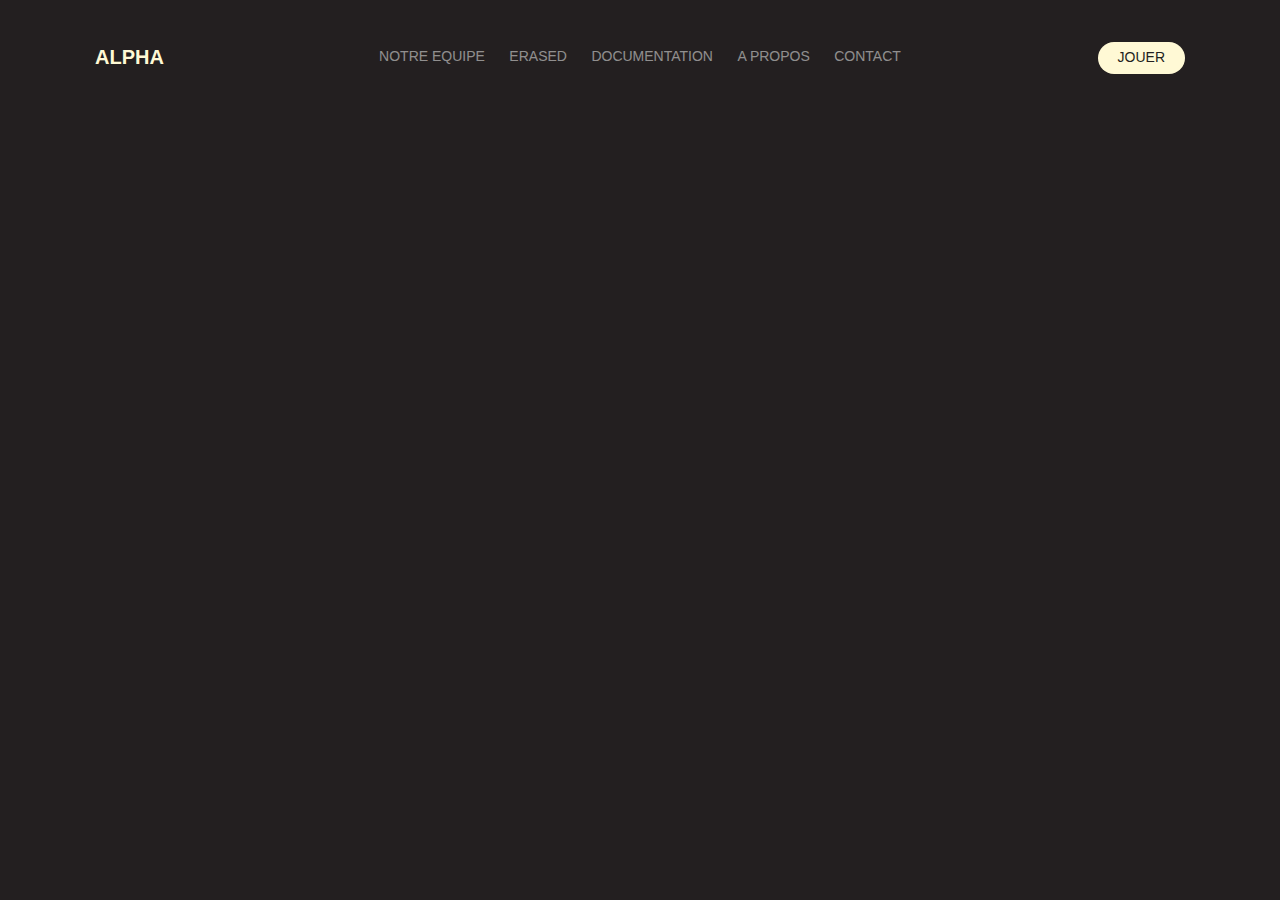
<file: telechargement.html>
<!DOCTYPE HTML>
<html>
	<head>
	<meta charset="utf-8">
	<meta http-equiv="X-UA-Compatible" content="IE=edge">
	<title>Accueil - ALPHA</title>
	<meta name="viewport" content="width=device-width, initial-scale=1">
	<meta name="description" content="Accueil - ALPHA" />
	<meta name="keywords" content="Accueil - ALPHA" />
	<meta name="author" content="Alpha" />

  	<!-- Facebook and Twitter integration -->
	<meta property="og:title" content=""/>
	<meta property="og:image" content=""/>
	<meta property="og:url" content=""/>
	<meta property="og:site_name" content=""/>
	<meta property="og:description" content=""/>
	<meta name="twitter:title" content="" />
	<meta name="twitter:image" content="" />
	<meta name="twitter:url" content="" />
	<meta name="twitter:card" content="" />

	<style>
		.textcouleurmarron {
		color: #231f20;
		}
	</style>

	<style>
		.textcouleurbeige {
		color: #fff9d5;
		}
	</style>


	<!-- Animate.css -->
	<link rel="stylesheet" href="css/animate.css">
	<!-- Icomoon Icon Fonts-->
	<link rel="stylesheet" href="css/icomoon.css">
	<!-- Bootstrap  -->
	<link rel="stylesheet" href="css/bootstrap.css">

	<!-- Magnific Popup -->
	<link rel="stylesheet" href="css/magnific-popup.css">

	<!-- Owl Carousel  -->
	<link rel="stylesheet" href="css/owl.carousel.min.css">
	<link rel="stylesheet" href="css/owl.theme.default.min.css">

	<!-- Theme style  -->
	<link rel="stylesheet" href="css/style.css">

	<!-- Modernizr JS -->
	<script src="js/modernizr-2.6.2.min.js"></script>
	<!-- FOR IE9 below -->
	<!--[if lt IE 9]>
	<script src="js/respond.min.js"></script>
	<![endif]-->

	</head>
	<body>
		
	<div id="page">
	<nav class="gtco-nav" role="navigation">
		<div class="gtco-container">
			<div class="row">
				<div class="col-xs-2">
					<div id="gtco-logo"><a href="accueil.html">alpha</a></div>
				</div>
				<div class="col-xs-8 text-center menu-1">
					<ul>
						<li><a href="accueil.html">Notre equipe</a></li>
						<li><a href="jeu.html">Erased</a></li>
						<li>
							<a href="documentation.html">Documentation</a>
						</li>
						<li><a href="propos.html">A PROPOS</a></li>
						<li><a href="contact.html">Contact</a></li>
					</ul>
				</div>
				<div class="col-xs-2 text-right hidden-xs menu-2">
					<ul>
						<li class="btn-cta"><a href="jeu.html"><span>jouer</span></a></li>
					</ul>
				</div>
			</div>
			
		</div>
	</nav>

	<header id="gtco-header" class="gtco-cover" role="banner" style="background-image:url(images/img_bg_1.jpg);">
		<div class="gtco-container">
			<div class="row">
				<div class="col-md-8 col-md-offset-2 text-center">
					<div class="display-t">
						<div class="display-tc animate-box" data-animate-effect="fadeIn">
							<a href="jeu.html"><h1><span class="textcouleurbeige">jouez a Erased</span></h1></a>
							<h1><span class="textcouleurbeige">maintenant</span></h1>
							<p><a href="ressources/ERASED-1.0_setup.exe" download="ERASED-1.0_setup.exe" class="btn btn-default">INSTALLATEUR WINDOWS</span></a></p>
							<p><a href="ressources/ERASED.zip" download="ERASED.zip" class="btn btn-default"><span class="textcouleurmarron">ARCHIVE WINDOWS</span></a></p>
							<p><a href="pdf/Dossier_d_exploitation___Erased.pdf" target="_blank" class="btn btn-default"><span class="textcouleurmarron">MANUEL D'EXPLOITATION</span></a></p>
						</div>
					</div>
				</div>
			</div>
		</div>
	</header>
	
	<div class="gototop js-top">
		<a href="#" class="js-gotop"><i class="icon-arrow-up"></i></a>
	</div>


	</div>
	<!-- jQuery -->
	<script src="js/jquery.min.js"></script>
	<!-- jQuery Easing -->
	<script src="js/jquery.easing.1.3.js"></script>
	<!-- Bootstrap -->
	<script src="js/bootstrap.min.js"></script>
	<!-- Waypoints -->
	<script src="js/jquery.waypoints.min.js"></script>
	<!-- Carousel -->
	<script src="js/owl.carousel.min.js"></script>
	<!-- countTo -->
	<script src="js/jquery.countTo.js"></script>
	<!-- Magnific Popup -->
	<script src="js/jquery.magnific-popup.min.js"></script>
	<script src="js/magnific-popup-options.js"></script>
	<!-- Main -->
	<script src="js/main.js"></script>

	</body>
</html>
</file>
<file: css/icomoon.css>
@font-face {
  font-family: 'icomoon';
  src:  url('../fonts/icomoon/icomoon.eot?6iuir');
  src:  url('../fonts/icomoon/icomoon.eot?6iuir#iefix') format('embedded-opentype'),
    url('../fonts/icomoon/icomoon.ttf?6iuir') format('truetype'),
    url('../fonts/icomoon/icomoon.woff?6iuir') format('woff'),
    url('../fonts/icomoon/icomoon.svg?6iuir#icomoon') format('svg');
  font-weight: normal;
  font-style: normal;
}

[class^="icon-"], [class*=" icon-"] {
  /* use !important to prevent issues with browser extensions that change fonts */
  font-family: 'icomoon' !important;
  speak: none;
  font-style: normal;
  font-weight: normal;
  font-variant: normal;
  text-transform: none;
  line-height: 1;

  /* Better Font Rendering =========== */
  -webkit-font-smoothing: antialiased;
  -moz-osx-font-smoothing: grayscale;
}

.icon-eye:before {
  content: "\e000";
}
.icon-paper-clip:before {
  content: "\e001";
}
.icon-mail:before {
  content: "\e002";
}
.icon-toggle:before {
  content: "\e003";
}
.icon-layout:before {
  content: "\e004";
}
.icon-link:before {
  content: "\e005";
}
.icon-bell:before {
  content: "\e006";
}
.icon-lock:before {
  content: "\e007";
}
.icon-unlock:before {
  content: "\e008";
}
.icon-ribbon:before {
  content: "\e009";
}
.icon-image:before {
  content: "\e010";
}
.icon-signal:before {
  content: "\e011";
}
.icon-target:before {
  content: "\e012";
}
.icon-clipboard:before {
  content: "\e013";
}
.icon-clock:before {
  content: "\e014";
}
.icon-watch:before {
  content: "\e015";
}
.icon-air-play:before {
  content: "\e016";
}
.icon-camera:before {
  content: "\e017";
}
.icon-video:before {
  content: "\e018";
}
.icon-disc:before {
  content: "\e019";
}
.icon-printer:before {
  content: "\e020";
}
.icon-monitor:before {
  content: "\e021";
}
.icon-server:before {
  content: "\e022";
}
.icon-cog:before {
  content: "\e023";
}
.icon-heart:before {
  content: "\e024";
}
.icon-paragraph:before {
  content: "\e025";
}
.icon-align-justify:before {
  content: "\e026";
}
.icon-align-left:before {
  content: "\e027";
}
.icon-align-center:before {
  content: "\e028";
}
.icon-align-right:before {
  content: "\e029";
}
.icon-book:before {
  content: "\e030";
}
.icon-layers:before {
  content: "\e031";
}
.icon-stack:before {
  content: "\e032";
}
.icon-stack-2:before {
  content: "\e033";
}
.icon-paper:before {
  content: "\e034";
}
.icon-paper-stack:before {
  content: "\e035";
}
.icon-search:before {
  content: "\e036";
}
.icon-zoom-in:before {
  content: "\e037";
}
.icon-zoom-out:before {
  content: "\e038";
}
.icon-reply:before {
  content: "\e039";
}
.icon-circle-plus:before {
  content: "\e040";
}
.icon-circle-minus:before {
  content: "\e041";
}
.icon-circle-check:before {
  content: "\e042";
}
.icon-circle-cross:before {
  content: "\e043";
}
.icon-square-plus:before {
  content: "\e044";
}
.icon-square-minus:before {
  content: "\e045";
}
.icon-square-check:before {
  content: "\e046";
}
.icon-square-cross:before {
  content: "\e047";
}
.icon-microphone:before {
  content: "\e048";
}
.icon-record:before {
  content: "\e049";
}
.icon-skip-back:before {
  content: "\e050";
}
.icon-rewind:before {
  content: "\e051";
}
.icon-play:before {
  content: "\e052";
}
.icon-pause:before {
  content: "\e053";
}
.icon-stop:before {
  content: "\e054";
}
.icon-fast-forward:before {
  content: "\e055";
}
.icon-skip-forward:before {
  content: "\e056";
}
.icon-shuffle:before {
  content: "\e057";
}
.icon-repeat:before {
  content: "\e058";
}
.icon-folder:before {
  content: "\e059";
}
.icon-umbrella:before {
  content: "\e060";
}
.icon-moon:before {
  content: "\e061";
}
.icon-thermometer:before {
  content: "\e062";
}
.icon-drop:before {
  content: "\e063";
}
.icon-sun:before {
  content: "\e064";
}
.icon-cloud:before {
  content: "\e065";
}
.icon-cloud-upload:before {
  content: "\e066";
}
.icon-cloud-download:before {
  content: "\e067";
}
.icon-upload:before {
  content: "\e068";
}
.icon-download:before {
  content: "\e069";
}
.icon-location:before {
  content: "\e070";
}
.icon-location-2:before {
  content: "\e071";
}
.icon-map:before {
  content: "\e072";
}
.icon-battery:before {
  content: "\e073";
}
.icon-head:before {
  content: "\e074";
}
.icon-briefcase:before {
  content: "\e075";
}
.icon-speech-bubble:before {
  content: "\e076";
}
.icon-anchor:before {
  content: "\e077";
}
.icon-globe:before {
  content: "\e078";
}
.icon-box:before {
  content: "\e079";
}
.icon-reload:before {
  content: "\e080";
}
.icon-share:before {
  content: "\e081";
}
.icon-marquee:before {
  content: "\e082";
}
.icon-marquee-plus:before {
  content: "\e083";
}
.icon-marquee-minus:before {
  content: "\e084";
}
.icon-tag:before {
  content: "\e085";
}
.icon-power:before {
  content: "\e086";
}
.icon-command:before {
  content: "\e087";
}
.icon-alt:before {
  content: "\e088";
}
.icon-esc:before {
  content: "\e089";
}
.icon-bar-graph:before {
  content: "\e090";
}
.icon-bar-graph-2:before {
  content: "\e091";
}
.icon-pie-graph:before {
  content: "\e092";
}
.icon-star:before {
  content: "\e093";
}
.icon-arrow-left:before {
  content: "\e094";
}
.icon-arrow-right:before {
  content: "\e095";
}
.icon-arrow-up:before {
  content: "\e096";
}
.icon-arrow-down:before {
  content: "\e097";
}
.icon-volume:before {
  content: "\e098";
}
.icon-mute:before {
  content: "\e099";
}
.icon-content-right:before {
  content: "\e100";
}
.icon-content-left:before {
  content: "\e101";
}
.icon-grid:before {
  content: "\e102";
}
.icon-grid-2:before {
  content: "\e103";
}
.icon-columns:before {
  content: "\e104";
}
.icon-loader:before {
  content: "\e105";
}
.icon-bag:before {
  content: "\e106";
}
.icon-ban:before {
  content: "\e107";
}
.icon-flag:before {
  content: "\e108";
}
.icon-trash:before {
  content: "\e109";
}
.icon-expand:before {
  content: "\e110";
}
.icon-contract:before {
  content: "\e111";
}
.icon-maximize:before {
  content: "\e112";
}
.icon-minimize:before {
  content: "\e113";
}
.icon-plus:before {
  content: "\e114";
}
.icon-minus:before {
  content: "\e115";
}
.icon-check:before {
  content: "\e116";
}
.icon-cross:before {
  content: "\e117";
}
.icon-move:before {
  content: "\e118";
}
.icon-delete:before {
  content: "\e119";
}
.icon-menu:before {
  content: "\e120";
}
.icon-archive:before {
  content: "\e121";
}
.icon-inbox:before {
  content: "\e122";
}
.icon-outbox:before {
  content: "\e123";
}
.icon-file:before {
  content: "\e124";
}
.icon-file-add:before {
  content: "\e125";
}
.icon-file-subtract:before {
  content: "\e126";
}
.icon-help:before {
  content: "\e127";
}
.icon-open:before {
  content: "\e128";
}
.icon-ellipsis:before {
  content: "\e129";
}
.icon-add-to-list:before {
  content: "\e900";
}
.icon-classic-computer:before {
  content: "\e901";
}
.icon-controller-fast-backward:before {
  content: "\e902";
}
.icon-creative-commons-attribution:before {
  content: "\e903";
}
.icon-creative-commons-noderivs:before {
  content: "\e904";
}
.icon-creative-commons-noncommercial-eu:before {
  content: "\e905";
}
.icon-creative-commons-noncommercial-us:before {
  content: "\e906";
}
.icon-creative-commons-public-domain:before {
  content: "\e907";
}
.icon-creative-commons-remix:before {
  content: "\e908";
}
.icon-creative-commons-share:before {
  content: "\e909";
}
.icon-creative-commons-sharealike:before {
  content: "\e90a";
}
.icon-creative-commons:before {
  content: "\e90b";
}
.icon-document-landscape:before {
  content: "\e90c";
}
.icon-remove-user:before {
  content: "\e90d";
}
.icon-warning:before {
  content: "\e90e";
}
.icon-arrow-bold-down:before {
  content: "\e90f";
}
.icon-arrow-bold-left:before {
  content: "\e910";
}
.icon-arrow-bold-right:before {
  content: "\e911";
}
.icon-arrow-bold-up:before {
  content: "\e912";
}
.icon-arrow-down2:before {
  content: "\e913";
}
.icon-arrow-left2:before {
  content: "\e914";
}
.icon-arrow-long-down:before {
  content: "\e915";
}
.icon-arrow-long-left:before {
  content: "\e916";
}
.icon-arrow-long-right:before {
  content: "\e917";
}
.icon-arrow-long-up:before {
  content: "\e918";
}
.icon-arrow-right2:before {
  content: "\e919";
}
.icon-arrow-up2:before {
  content: "\e91a";
}
.icon-arrow-with-circle-down:before {
  content: "\e91b";
}
.icon-arrow-with-circle-left:before {
  content: "\e91c";
}
.icon-arrow-with-circle-right:before {
  content: "\e91d";
}
.icon-arrow-with-circle-up:before {
  content: "\e91e";
}
.icon-bookmark:before {
  content: "\e91f";
}
.icon-bookmarks:before {
  content: "\e920";
}
.icon-chevron-down:before {
  content: "\e921";
}
.icon-chevron-left:before {
  content: "\e922";
}
.icon-chevron-right:before {
  content: "\e923";
}
.icon-chevron-small-down:before {
  content: "\e924";
}
.icon-chevron-small-left:before {
  content: "\e925";
}
.icon-chevron-small-right:before {
  content: "\e926";
}
.icon-chevron-small-up:before {
  content: "\e927";
}
.icon-chevron-thin-down:before {
  content: "\e928";
}
.icon-chevron-thin-left:before {
  content: "\e929";
}
.icon-chevron-thin-right:before {
  content: "\e92a";
}
.icon-chevron-thin-up:before {
  content: "\e92b";
}
.icon-chevron-up:before {
  content: "\e92c";
}
.icon-chevron-with-circle-down:before {
  content: "\e92d";
}
.icon-chevron-with-circle-left:before {
  content: "\e92e";
}
.icon-chevron-with-circle-right:before {
  content: "\e92f";
}
.icon-chevron-with-circle-up:before {
  content: "\e930";
}
.icon-cloud2:before {
  content: "\e931";
}
.icon-controller-fast-forward:before {
  content: "\e932";
}
.icon-controller-jump-to-start:before {
  content: "\e933";
}
.icon-controller-next:before {
  content: "\e934";
}
.icon-controller-paus:before {
  content: "\e935";
}
.icon-controller-play:before {
  content: "\e936";
}
.icon-controller-record:before {
  content: "\e937";
}
.icon-controller-stop:before {
  content: "\e938";
}
.icon-controller-volume:before {
  content: "\e939";
}
.icon-dot-single:before {
  content: "\e93a";
}
.icon-dots-three-horizontal:before {
  content: "\e93b";
}
.icon-dots-three-vertical:before {
  content: "\e93c";
}
.icon-dots-two-horizontal:before {
  content: "\e93d";
}
.icon-dots-two-vertical:before {
  content: "\e93e";
}
.icon-download2:before {
  content: "\e93f";
}
.icon-emoji-flirt:before {
  content: "\e940";
}
.icon-flow-branch:before {
  content: "\e941";
}
.icon-flow-cascade:before {
  content: "\e942";
}
.icon-flow-line:before {
  content: "\e943";
}
.icon-flow-parallel:before {
  content: "\e944";
}
.icon-flow-tree:before {
  content: "\e945";
}
.icon-install:before {
  content: "\e946";
}
.icon-layers2:before {
  content: "\e947";
}
.icon-open-book:before {
  content: "\e948";
}
.icon-resize-100:before {
  content: "\e949";
}
.icon-resize-full-screen:before {
  content: "\e94a";
}
.icon-save:before {
  content: "\e94b";
}
.icon-select-arrows:before {
  content: "\e94c";
}
.icon-sound-mute:before {
  content: "\e94d";
}
.icon-sound:before {
  content: "\e94e";
}
.icon-trash2:before {
  content: "\e94f";
}
.icon-triangle-down:before {
  content: "\e950";
}
.icon-triangle-left:before {
  content: "\e951";
}
.icon-triangle-right:before {
  content: "\e952";
}
.icon-triangle-up:before {
  content: "\e953";
}
.icon-uninstall:before {
  content: "\e954";
}
.icon-upload-to-cloud:before {
  content: "\e955";
}
.icon-upload2:before {
  content: "\e956";
}
.icon-add-user:before {
  content: "\e957";
}
.icon-address:before {
  content: "\e958";
}
.icon-adjust:before {
  content: "\e959";
}
.icon-air:before {
  content: "\e95a";
}
.icon-aircraft-landing:before {
  content: "\e95b";
}
.icon-aircraft-take-off:before {
  content: "\e95c";
}
.icon-aircraft:before {
  content: "\e95d";
}
.icon-align-bottom:before {
  content: "\e95e";
}
.icon-align-horizontal-middle:before {
  content: "\e95f";
}
.icon-align-left2:before {
  content: "\e960";
}
.icon-align-right2:before {
  content: "\e961";
}
.icon-align-top:before {
  content: "\e962";
}
.icon-align-vertical-middle:before {
  content: "\e963";
}
.icon-archive2:before {
  content: "\e964";
}
.icon-area-graph:before {
  content: "\e965";
}
.icon-attachment:before {
  content: "\e966";
}
.icon-awareness-ribbon:before {
  content: "\e967";
}
.icon-back-in-time:before {
  content: "\e968";
}
.icon-back:before {
  content: "\e969";
}
.icon-bar-graph2:before {
  content: "\e96a";
}
.icon-battery2:before {
  content: "\e96b";
}
.icon-beamed-note:before {
  content: "\e96c";
}
.icon-bell2:before {
  content: "\e96d";
}
.icon-blackboard:before {
  content: "\e96e";
}
.icon-block:before {
  content: "\e96f";
}
.icon-book2:before {
  content: "\e970";
}
.icon-bowl:before {
  content: "\e971";
}
.icon-box2:before {
  content: "\e972";
}
.icon-briefcase2:before {
  content: "\e973";
}
.icon-browser:before {
  content: "\e974";
}
.icon-brush:before {
  content: "\e975";
}
.icon-bucket:before {
  content: "\e976";
}
.icon-cake:before {
  content: "\e977";
}
.icon-calculator:before {
  content: "\e978";
}
.icon-calendar:before {
  content: "\e979";
}
.icon-camera2:before {
  content: "\e97a";
}
.icon-ccw:before {
  content: "\e97b";
}
.icon-chat:before {
  content: "\e97c";
}
.icon-check2:before {
  content: "\e97d";
}
.icon-circle-with-cross:before {
  content: "\e97e";
}
.icon-circle-with-minus:before {
  content: "\e97f";
}
.icon-circle-with-plus:before {
  content: "\e980";
}
.icon-circle:before {
  content: "\e981";
}
.icon-circular-graph:before {
  content: "\e982";
}
.icon-clapperboard:before {
  content: "\e983";
}
.icon-clipboard2:before {
  content: "\e984";
}
.icon-clock2:before {
  content: "\e985";
}
.icon-code:before {
  content: "\e986";
}
.icon-cog2:before {
  content: "\e987";
}
.icon-colours:before {
  content: "\e988";
}
.icon-compass:before {
  content: "\e989";
}
.icon-copy:before {
  content: "\e98a";
}
.icon-credit-card:before {
  content: "\e98b";
}
.icon-credit:before {
  content: "\e98c";
}
.icon-cross2:before {
  content: "\e98d";
}
.icon-cup:before {
  content: "\e98e";
}
.icon-cw:before {
  content: "\e98f";
}
.icon-cycle:before {
  content: "\e990";
}
.icon-database:before {
  content: "\e991";
}
.icon-dial-pad:before {
  content: "\e992";
}
.icon-direction:before {
  content: "\e993";
}
.icon-document:before {
  content: "\e994";
}
.icon-documents:before {
  content: "\e995";
}
.icon-drink:before {
  content: "\e996";
}
.icon-drive:before {
  content: "\e997";
}
.icon-drop2:before {
  content: "\e998";
}
.icon-edit:before {
  content: "\e999";
}
.icon-email:before {
  content: "\e99a";
}
.icon-emoji-happy:before {
  content: "\e99b";
}
.icon-emoji-neutral:before {
  content: "\e99c";
}
.icon-emoji-sad:before {
  content: "\e99d";
}
.icon-erase:before {
  content: "\e99e";
}
.icon-eraser:before {
  content: "\e99f";
}
.icon-export:before {
  content: "\e9a0";
}
.icon-eye2:before {
  content: "\e9a1";
}
.icon-feather:before {
  content: "\e9a2";
}
.icon-flag2:before {
  content: "\e9a3";
}
.icon-flash:before {
  content: "\e9a4";
}
.icon-flashlight:before {
  content: "\e9a5";
}
.icon-flat-brush:before {
  content: "\e9a6";
}
.icon-folder-images:before {
  content: "\e9a7";
}
.icon-folder-music:before {
  content: "\e9a8";
}
.icon-folder-video:before {
  content: "\e9a9";
}
.icon-folder2:before {
  content: "\e9aa";
}
.icon-forward:before {
  content: "\e9ab";
}
.icon-funnel:before {
  content: "\e9ac";
}
.icon-game-controller:before {
  content: "\e9ad";
}
.icon-gauge:before {
  content: "\e9ae";
}
.icon-globe2:before {
  content: "\e9af";
}
.icon-graduation-cap:before {
  content: "\e9b0";
}
.icon-grid2:before {
  content: "\e9b1";
}
.icon-hair-cross:before {
  content: "\e9b2";
}
.icon-hand:before {
  content: "\e9b3";
}
.icon-heart-outlined:before {
  content: "\e9b4";
}
.icon-heart2:before {
  content: "\e9b5";
}
.icon-help-with-circle:before {
  content: "\e9b6";
}
.icon-help2:before {
  content: "\e9b7";
}
.icon-home:before {
  content: "\e9b8";
}
.icon-hour-glass:before {
  content: "\e9b9";
}
.icon-image-inverted:before {
  content: "\e9ba";
}
.icon-image2:before {
  content: "\e9bb";
}
.icon-images:before {
  content: "\e9bc";
}
.icon-inbox2:before {
  content: "\e9bd";
}
.icon-infinity:before {
  content: "\e9be";
}
.icon-info-with-circle:before {
  content: "\e9bf";
}
.icon-info:before {
  content: "\e9c0";
}
.icon-key:before {
  content: "\e9c1";
}
.icon-keyboard:before {
  content: "\e9c2";
}
.icon-lab-flask:before {
  content: "\e9c3";
}
.icon-landline:before {
  content: "\e9c4";
}
.icon-language:before {
  content: "\e9c5";
}
.icon-laptop:before {
  content: "\e9c6";
}
.icon-leaf:before {
  content: "\e9c7";
}
.icon-level-down:before {
  content: "\e9c8";
}
.icon-level-up:before {
  content: "\e9c9";
}
.icon-lifebuoy:before {
  content: "\e9ca";
}
.icon-light-bulb:before {
  content: "\e9cb";
}
.icon-light-down:before {
  content: "\e9cc";
}
.icon-light-up:before {
  content: "\e9cd";
}
.icon-line-graph:before {
  content: "\e9ce";
}
.icon-link2:before {
  content: "\e9cf";
}
.icon-list:before {
  content: "\e9d0";
}
.icon-location-pin:before {
  content: "\e9d1";
}
.icon-location2:before {
  content: "\e9d2";
}
.icon-lock-open:before {
  content: "\e9d3";
}
.icon-lock2:before {
  content: "\e9d4";
}
.icon-log-out:before {
  content: "\e9d5";
}
.icon-login:before {
  content: "\e9d6";
}
.icon-loop:before {
  content: "\e9d7";
}
.icon-magnet:before {
  content: "\e9d8";
}
.icon-magnifying-glass:before {
  content: "\e9d9";
}
.icon-mail2:before {
  content: "\e9da";
}
.icon-man:before {
  content: "\e9db";
}
.icon-map2:before {
  content: "\e9dc";
}
.icon-mask:before {
  content: "\e9dd";
}
.icon-medal:before {
  content: "\e9de";
}
.icon-megaphone:before {
  content: "\e9df";
}
.icon-menu2:before {
  content: "\e9e0";
}
.icon-message:before {
  content: "\e9e1";
}
.icon-mic:before {
  content: "\e9e2";
}
.icon-minus2:before {
  content: "\e9e3";
}
.icon-mobile:before {
  content: "\e9e4";
}
.icon-modern-mic:before {
  content: "\e9e5";
}
.icon-moon2:before {
  content: "\e9e6";
}
.icon-mouse:before {
  content: "\e9e7";
}
.icon-music:before {
  content: "\e9e8";
}
.icon-network:before {
  content: "\e9e9";
}
.icon-new-message:before {
  content: "\e9ea";
}
.icon-new:before {
  content: "\e9eb";
}
.icon-news:before {
  content: "\e9ec";
}
.icon-note:before {
  content: "\e9ed";
}
.icon-notification:before {
  content: "\e9ee";
}
.icon-old-mobile:before {
  content: "\e9ef";
}
.icon-old-phone:before {
  content: "\e9f0";
}
.icon-palette:before {
  content: "\e9f1";
}
.icon-paper-plane:before {
  content: "\e9f2";
}
.icon-pencil:before {
  content: "\e9f3";
}
.icon-phone:before {
  content: "\e9f4";
}
.icon-pie-chart:before {
  content: "\e9f5";
}
.icon-pin:before {
  content: "\e9f6";
}
.icon-plus2:before {
  content: "\e9f7";
}
.icon-popup:before {
  content: "\e9f8";
}
.icon-power-plug:before {
  content: "\e9f9";
}
.icon-price-ribbon:before {
  content: "\e9fa";
}
.icon-price-tag:before {
  content: "\e9fb";
}
.icon-print:before {
  content: "\e9fc";
}
.icon-progress-empty:before {
  content: "\e9fd";
}
.icon-progress-full:before {
  content: "\e9fe";
}
.icon-progress-one:before {
  content: "\e9ff";
}
.icon-progress-two:before {
  content: "\ea00";
}
.icon-publish:before {
  content: "\ea01";
}
.icon-quote:before {
  content: "\ea02";
}
.icon-radio:before {
  content: "\ea03";
}
.icon-reply-all:before {
  content: "\ea04";
}
.icon-reply2:before {
  content: "\ea05";
}
.icon-retweet:before {
  content: "\ea06";
}
.icon-rocket:before {
  content: "\ea07";
}
.icon-round-brush:before {
  content: "\ea08";
}
.icon-rss:before {
  content: "\ea09";
}
.icon-ruler:before {
  content: "\ea0a";
}
.icon-scissors:before {
  content: "\ea0b";
}
.icon-share-alternitive:before {
  content: "\ea0c";
}
.icon-share2:before {
  content: "\ea0d";
}
.icon-shareable:before {
  content: "\ea0e";
}
.icon-shield:before {
  content: "\ea0f";
}
.icon-shop:before {
  content: "\ea10";
}
.icon-shopping-bag:before {
  content: "\ea11";
}
.icon-shopping-basket:before {
  content: "\ea12";
}
.icon-shopping-cart:before {
  content: "\ea13";
}
.icon-shuffle2:before {
  content: "\ea14";
}
.icon-signal2:before {
  content: "\ea15";
}
.icon-sound-mix:before {
  content: "\ea16";
}
.icon-sports-club:before {
  content: "\ea17";
}
.icon-spreadsheet:before {
  content: "\ea18";
}
.icon-squared-cross:before {
  content: "\ea19";
}
.icon-squared-minus:before {
  content: "\ea1a";
}
.icon-squared-plus:before {
  content: "\ea1b";
}
.icon-star-outlined:before {
  content: "\ea1c";
}
.icon-star2:before {
  content: "\ea1d";
}
.icon-stopwatch:before {
  content: "\ea1e";
}
.icon-suitcase:before {
  content: "\ea1f";
}
.icon-swap:before {
  content: "\ea20";
}
.icon-sweden:before {
  content: "\ea21";
}
.icon-switch:before {
  content: "\ea22";
}
.icon-tablet:before {
  content: "\ea23";
}
.icon-tag2:before {
  content: "\ea24";
}
.icon-text-document-inverted:before {
  content: "\ea25";
}
.icon-text-document:before {
  content: "\ea26";
}
.icon-text:before {
  content: "\ea27";
}
.icon-thermometer2:before {
  content: "\ea28";
}
.icon-thumbs-down:before {
  content: "\ea29";
}
.icon-thumbs-up:before {
  content: "\ea2a";
}
.icon-thunder-cloud:before {
  content: "\ea2b";
}
.icon-ticket:before {
  content: "\ea2c";
}
.icon-time-slot:before {
  content: "\ea2d";
}
.icon-tools:before {
  content: "\ea2e";
}
.icon-traffic-cone:before {
  content: "\ea2f";
}
.icon-tree:before {
  content: "\ea30";
}
.icon-trophy:before {
  content: "\ea31";
}
.icon-tv:before {
  content: "\ea32";
}
.icon-typing:before {
  content: "\ea33";
}
.icon-unread:before {
  content: "\ea34";
}
.icon-untag:before {
  content: "\ea35";
}
.icon-user:before {
  content: "\ea36";
}
.icon-users:before {
  content: "\ea37";
}
.icon-v-card:before {
  content: "\ea38";
}
.icon-video2:before {
  content: "\ea39";
}
.icon-vinyl:before {
  content: "\ea3a";
}
.icon-voicemail:before {
  content: "\ea3b";
}
.icon-wallet:before {
  content: "\ea3c";
}
.icon-water:before {
  content: "\ea3d";
}
.icon-px-with-circle:before {
  content: "\ea3e";
}
.icon-px:before {
  content: "\ea3f";
}
.icon-basecamp:before {
  content: "\ea40";
}
.icon-behance:before {
  content: "\ea41";
}
.icon-creative-cloud:before {
  content: "\ea42";
}
.icon-dropbox:before {
  content: "\ea43";
}
.icon-evernote:before {
  content: "\ea44";
}
.icon-flattr:before {
  content: "\ea45";
}
.icon-foursquare:before {
  content: "\ea46";
}
.icon-google-drive:before {
  content: "\ea47";
}
.icon-google-hangouts:before {
  content: "\ea48";
}
.icon-grooveshark:before {
  content: "\ea49";
}
.icon-icloud:before {
  content: "\ea4a";
}
.icon-mixi:before {
  content: "\ea4b";
}
.icon-onedrive:before {
  content: "\ea4c";
}
.icon-paypal:before {
  content: "\ea4d";
}
.icon-picasa:before {
  content: "\ea4e";
}
.icon-qq:before {
  content: "\ea4f";
}
.icon-rdio-with-circle:before {
  content: "\ea50";
}
.icon-renren:before {
  content: "\ea51";
}
.icon-scribd:before {
  content: "\ea52";
}
.icon-sina-weibo:before {
  content: "\ea53";
}
.icon-skype-with-circle:before {
  content: "\ea54";
}
.icon-skype:before {
  content: "\ea55";
}
.icon-slideshare:before {
  content: "\ea56";
}
.icon-smashing:before {
  content: "\ea57";
}
.icon-soundcloud:before {
  content: "\ea58";
}
.icon-spotify-with-circle:before {
  content: "\ea59";
}
.icon-spotify:before {
  content: "\ea5a";
}
.icon-swarm:before {
  content: "\ea5b";
}
.icon-vine-with-circle:before {
  content: "\ea5c";
}
.icon-vine:before {
  content: "\ea5d";
}
.icon-vk-alternitive:before {
  content: "\ea5e";
}
.icon-vk-with-circle:before {
  content: "\ea5f";
}
.icon-vk:before {
  content: "\ea60";
}
.icon-xing-with-circle:before {
  content: "\ea61";
}
.icon-xing:before {
  content: "\ea62";
}
.icon-yelp:before {
  content: "\ea63";
}
.icon-dribbble-with-circle:before {
  content: "\ea64";
}
.icon-dribbble:before {
  content: "\ea65";
}
.icon-facebook-with-circle:before {
  content: "\ea66";
}
.icon-facebook:before {
  content: "\ea67";
}
.icon-flickr-with-circle:before {
  content: "\ea68";
}
.icon-flickr:before {
  content: "\ea69";
}
.icon-github-with-circle:before {
  content: "\ea6a";
}
.icon-github:before {
  content: "\ea6b";
}
.icon-google-with-circle:before {
  content: "\ea6c";
}
.icon-google:before {
  content: "\ea6d";
}
.icon-instagram-with-circle:before {
  content: "\ea6e";
}
.icon-instagram:before {
  content: "\ea6f";
}
.icon-lastfm-with-circle:before {
  content: "\ea70";
}
.icon-lastfm:before {
  content: "\ea71";
}
.icon-linkedin-with-circle:before {
  content: "\ea72";
}
.icon-linkedin:before {
  content: "\ea73";
}
.icon-pinterest-with-circle:before {
  content: "\ea74";
}
.icon-pinterest:before {
  content: "\ea75";
}
.icon-rdio:before {
  content: "\ea76";
}
.icon-stumbleupon-with-circle:before {
  content: "\ea77";
}
.icon-stumbleupon:before {
  content: "\ea78";
}
.icon-tumblr-with-circle:before {
  content: "\ea79";
}
.icon-tumblr:before {
  content: "\ea7a";
}
.icon-twitter-with-circle:before {
  content: "\ea7b";
}
.icon-twitter:before {
  content: "\ea7c";
}
.icon-vimeo-with-circle:before {
  content: "\ea7d";
}
.icon-vimeo:before {
  content: "\ea7e";
}
.icon-youtube-with-circle:before {
  content: "\ea7f";
}
.icon-youtube:before {
  content: "\ea80";
}
</file>
<file: css/style.css>
@font-face {
  font-family: 'icomoon';
  src: url("../fonts/icomoon/icomoon.eot?srf3rx");
  src: url("../fonts/icomoon/icomoon.eot?srf3rx#iefix") format("embedded-opentype"), url("../fonts/icomoon/icomoon.ttf?srf3rx") format("truetype"), url("../fonts/icomoon/icomoon.woff?srf3rx") format("woff"), url("../fonts/icomoon/icomoon.svg?srf3rx#icomoon") format("svg");
  font-weight: normal;
  font-style: normal;
}
/* =======================================================
*
* 	Template Style 
*
* ======================================================= */
body {
  font-family: "Work Sans", Arial, sans-serif;
  font-weight: 400;
  font-size: 16px;
  line-height: 1.7;
  color: #828282;
  background: #fff9d5;
}

#page {
  position: relative;
  overflow-x: hidden;
  width: 100%;
  height: 100%;
  -webkit-transition: 0.5s;
  -o-transition: 0.5s;
  transition: 0.5s;
}
.offcanvas #page {
  overflow: hidden;
  position: absolute;
}
.offcanvas #page:after {
  -webkit-transition: 2s;
  -o-transition: 2s;
  transition: 2s;
  position: absolute;
  top: 0;
  right: 0;
  bottom: 0;
  left: 0;
  z-index: 101;
  background: rgba(0, 0, 0, 0.7);
  content: "";
}

a {
  color: #231f20;
  -webkit-transition: 0.5s;
  -o-transition: 0.5s;
  transition: 0.5s;
}
a:hover, a:active, a:focus {
  color: #231f20;
  outline: none;
  text-decoration: none;
}

p {
  margin-bottom: 20px;
}

h1, h2, h3, h4, h5, h6, figure {
  color: #000;
  font-family: "Work Sans", Arial, sans-serif;
  font-weight: 400;
  margin: 0 0 20px 0;
}

::-webkit-selection {
  color: #fff9d5;
  background: #231f20;
}

::-moz-selection {
  color: #fff9d5;
  background: #231f20;
}

::selection {
  color: #fff9d5;
  background: #231f20;
}

.gtco-container {
  max-width: 1140px;
  position: relative;
  margin: 0 auto;
  padding-left: 15px;
  padding-right: 15px;
}

.gtco-nav {
  position: absolute;
  top: 0;
  margin: 0;
  padding: 0;
  width: 100%;
  padding: 40px 0;
  z-index: 1001;
}
@media screen and (max-width: 768px) {
  .gtco-nav {
    padding: 20px 0;
  }
}
.gtco-nav #gtco-logo {
  font-size: 20px;
  margin: 0;
  padding: 0;
  text-transform: uppercase;
  font-weight: bold;
}
.gtco-nav a {
  padding: 5px 10px;
  color: #fff9d5;
}
@media screen and (max-width: 768px) {
  .gtco-nav .menu-1, .gtco-nav .menu-2 {
    display: none;
  }
}
.gtco-nav ul {
  padding: 0;
  margin: 2px 0 0 0;
}
.gtco-nav ul li {
  padding: 0;
  margin: 0;
  list-style: none;
  display: inline;
}
.gtco-nav ul li a {
  font-size: 14px;
  padding: 30px 10px;
  text-transform: uppercase;
  color: rgba(255, 255, 255, 0.5);
  -webkit-transition: 0.5s;
  -o-transition: 0.5s;
  transition: 0.5s;
}
.gtco-nav ul li a:hover, .gtco-nav ul li a:focus, .gtco-nav ul li a:active {
  color: white;
}
.gtco-nav ul li.has-dropdown {
  position: relative;
}
.gtco-nav ul li.has-dropdown .dropdown {
  width: 130px;
  -webkit-box-shadow: 0px 14px 33px -9px rgba(0, 0, 0, 0.75);
  -moz-box-shadow: 0px 14px 33px -9px rgba(0, 0, 0, 0.75);
  box-shadow: 0px 14px 33px -9px rgba(0, 0, 0, 0.75);
  z-index: 1002;
  visibility: hidden;
  opacity: 0;
  position: absolute;
  top: 40px;
  left: 0;
  text-align: left;
  background: #fff9d5;
  padding: 20px;
  -webkit-border-radius: 4px;
  -moz-border-radius: 4px;
  -ms-border-radius: 4px;
  border-radius: 4px;
  -webkit-transition: 0s;
  -o-transition: 0s;
  transition: 0s;
}
.gtco-nav ul li.has-dropdown .dropdown:before {
  bottom: 100%;
  left: 40px;
  border: solid transparent;
  content: " ";
  height: 0;
  width: 0;
  position: absolute;
  pointer-events: none;
  border-bottom-color: #fff9d5;
  border-width: 8px;
  margin-left: -8px;
}
.gtco-nav ul li.has-dropdown .dropdown li {
  display: block;
  margin-bottom: 7px;
}
.gtco-nav ul li.has-dropdown .dropdown li:last-child {
  margin-bottom: 0;
}
.gtco-nav ul li.has-dropdown .dropdown li a {
  padding: 2px 0;
  display: block;
  color: #999999;
  line-height: 1.2;
  text-transform: none;
  font-size: 15px;
}
.gtco-nav ul li.has-dropdown .dropdown li a:hover {
  color: #000;
}
.gtco-nav ul li.has-dropdown:hover a, .gtco-nav ul li.has-dropdown:focus a {
  color: #fff9d5;
}
.gtco-nav ul li.btn-cta a {
  color: #231f20;
}
.gtco-nav ul li.btn-cta a span {
  background: #fff9d5;
  padding: 4px 20px;
  display: -moz-inline-stack;
  display: inline-block;
  zoom: 1;
  *display: inline;
  -webkit-transition: 0.3s;
  -o-transition: 0.3s;
  transition: 0.3s;
  -webkit-border-radius: 100px;
  -moz-border-radius: 100px;
  -ms-border-radius: 100px;
  border-radius: 100px;
}
.gtco-nav ul li.btn-cta a:hover span {
  -webkit-box-shadow: 0px 14px 20px -9px rgba(0, 0, 0, 0.75);
  -moz-box-shadow: 0px 14px 20px -9px rgba(0, 0, 0, 0.75);
  box-shadow: 0px 14px 20px -9px rgba(0, 0, 0, 0.75);
}
.gtco-nav ul li.active > a {
  color: #fff9d5 !important;
}

#gtco-header,
#gtco-counter,
.gtco-bg {
  background-size: cover;
  background-position: top center;
  background-repeat: no-repeat;
  position: relative;
}

.gtco-bg {
  background-position: center center;
  width: 100%;
  float: left;
  position: relative;
}

.gtco-video {
  height: 450px;
  overflow: hidden;
  -webkit-border-radius: 7px;
  -moz-border-radius: 7px;
  -ms-border-radius: 7px;
  border-radius: 7px;
}
.gtco-video a {
  z-index: 1001;
  position: absolute;
  top: 50%;
  left: 50%;
  margin-top: -45px;
  margin-left: -45px;
  width: 90px;
  height: 90px;
  display: table;
  text-align: center;
  background: #fff9d5;
  -webkit-box-shadow: 0px 14px 30px -15px rgba(0, 0, 0, 0.75);
  -moz-box-shadow: 0px 14px 30px -15px rgba(0, 0, 0, 0.75);
  box-shadow: 0px 14px 30px -15px rgba(0, 0, 0, 0.75);
  -webkit-border-radius: 50%;
  -moz-border-radius: 50%;
  -ms-border-radius: 50%;
  border-radius: 50%;
}
.gtco-video a i {
  text-align: center;
  display: table-cell;
  vertical-align: middle;
  font-size: 40px;
}
.gtco-video .overlay {
  position: absolute;
  top: 0;
  left: 0;
  right: 0;
  bottom: 0;
  background: rgba(0, 0, 0, 0.5);
  -webkit-transition: 0.5s;
  -o-transition: 0.5s;
  transition: 0.5s;
}
.gtco-video:hover .overlay {
  background: rgba(0, 0, 0, 0.7);
}
.gtco-video:hover a {
  position: relative;
  -webkit-transform: scale(1.2);
  -moz-transform: scale(1.2);
  -ms-transform: scale(1.2);
  -o-transform: scale(1.2);
  transform: scale(1.2);
}

.gtco-cover {
  height: 900px;
  background-size: cover;
  background-position: top center;
  background-repeat: no-repeat;
  position: relative;
  float: left;
  width: 100%;
}
.gtco-cover .overlay {
  z-index: 1;
  position: absolute;
  bottom: 0;
  top: 0;
  left: 0;
  right: 0;
  background: rgba(0, 0, 0, 0.4);
}
.gtco-cover > .gtco-container {
  position: relative;
  z-index: 10;
}
@media screen and (max-width: 768px) {
  .gtco-cover {
    height: 600px;
  }
}
.gtco-cover .display-t,
.gtco-cover .display-tc {
  height: 900px;
  display: table;
  width: 100%;
}
@media screen and (max-width: 768px) {
  .gtco-cover .display-t,
  .gtco-cover .display-tc {
    height: 600px;
  }
}
.gtco-cover.gtco-cover-sm {
  height: 600px;
}
@media screen and (max-width: 768px) {
  .gtco-cover.gtco-cover-sm {
    height: 400px;
  }
}
.gtco-cover.gtco-cover-sm .display-t,
.gtco-cover.gtco-cover-sm .display-tc {
  height: 600px;
  display: table;
  width: 100%;
}
@media screen and (max-width: 768px) {
  .gtco-cover.gtco-cover-sm .display-t,
  .gtco-cover.gtco-cover-sm .display-tc {
    height: 400px;
  }
}

#gtco-counter {
  height: 500px;
}
#gtco-counter .display-t,
#gtco-counter .display-tc {
  height: 500px;
  display: table;
  width: 100%;
}
@media screen and (max-width: 768px) {
  #gtco-counter {
    height: inherit;
    padding: 7em 0;
  }
  #gtco-counter .display-t,
  #gtco-counter .display-tc {
    height: inherit;
  }
}

.gtco-staff {
  text-align: center;
  margin-bottom: 30px;
}
.gtco-staff img {
  width: 100px;
  margin-bottom: 20px;
  -webkit-border-radius: 50%;
  -moz-border-radius: 50%;
  -ms-border-radius: 50%;
  border-radius: 50%;
}
.gtco-staff h3 {
  font-size: 24px;
  margin-bottom: 5px;
}
.gtco-staff p {
  margin-bottom: 30px;
}
.gtco-staff .role {
  color: #bfbfbf;
  margin-bottom: 30px;
  font-weight: normal;
  display: block;
}

.gtco-social-icons {
  margin: 0;
  padding: 0;
}
.gtco-social-icons li {
  margin: 0;
  padding: 0;
  list-style: none;
  display: -moz-inline-stack;
  display: inline-block;
  zoom: 1;
  *display: inline;
}
.gtco-social-icons li a {
  display: -moz-inline-stack;
  display: inline-block;
  zoom: 1;
  *display: inline;
  color: #231f20;
  padding-left: 10px;
  padding-right: 10px;
}
.gtco-social-icons li a i {
  font-size: 20px;
}

.gtco-contact-info ul {
  padding: 0;
  margin: 0;
}
.gtco-contact-info ul li {
  padding: 0 0 0 50px;
  margin: 0 0 30px 0;
  list-style: none;
  position: relative;
}
.gtco-contact-info ul li:before {
  color: #231f20;
  position: absolute;
  left: 0;
  top: .05em;
  font-family: 'icomoon';
  speak: none;
  font-style: normal;
  font-weight: normal;
  font-variant: normal;
  text-transform: none;
  line-height: 1;
  /* Better Font Rendering =========== */
  -webkit-font-smoothing: antialiased;
  -moz-osx-font-smoothing: grayscale;
}
.gtco-contact-info ul li.address:before {
  font-size: 30px;
  content: "\e9d1";
}
.gtco-contact-info ul li.phone:before {
  font-size: 23px;
  content: "\e9f4";
}
.gtco-contact-info ul li.email:before {
  font-size: 23px;
  content: "\e9da";
}
.gtco-contact-info ul li.url:before {
  font-size: 23px;
  content: "\e9af";
}

form label {
  font-weight: normal !important;
}

#gtco-header .display-tc,
#gtco-counter .display-tc,
.gtco-cover .display-tc {
  display: table-cell !important;
  vertical-align: middle;
}
#gtco-header .display-tc h1, #gtco-header .display-tc h2,
#gtco-counter .display-tc h1,
#gtco-counter .display-tc h2,
.gtco-cover .display-tc h1,
.gtco-cover .display-tc h2 {
  margin: 0;
  padding: 0;
  color: white;
  text-transform: uppercase;
}
#gtco-header .display-tc h1,
#gtco-counter .display-tc h1,
.gtco-cover .display-tc h1 {
  margin-bottom: 0px;
  font-size: 70px;
  line-height: 1.5;
}
@media screen and (max-width: 768px) {
  #gtco-header .display-tc h1,
  #gtco-counter .display-tc h1,
  .gtco-cover .display-tc h1 {
    font-size: 40px;
  }
}
#gtco-header .display-tc h2,
#gtco-counter .display-tc h2,
.gtco-cover .display-tc h2 {
  font-size: 20px;
  line-height: 1.5;
  margin-bottom: 30px;
}
#gtco-header .display-tc .btn,
#gtco-counter .display-tc .btn,
.gtco-cover .display-tc .btn {
  padding: 15px 30px;
  background: #fff9d5 !important;
  color: #231f20;
  border: none !important;
  font-size: 18px;
  text-transform: uppercase;
}
#gtco-header .display-tc .btn:hover,
#gtco-counter .display-tc .btn:hover,
.gtco-cover .display-tc .btn:hover {
  background: #fff9d5 !important;
  -webkit-box-shadow: 0px 14px 30px -15px rgba(0, 0, 0, 0.75) !important;
  -moz-box-shadow: 0px 14px 30px -15px rgba(0, 0, 0, 0.75) !important;
  box-shadow: 0px 14px 30px -15px rgba(0, 0, 0, 0.75) !important;
}

#gtco-counter {
  text-align: center;
}
#gtco-counter .counter {
  font-size: 50px;
  margin-bottom: 10px;
  color: #fff9d5;
  font-weight: 100;
  display: block;
}
#gtco-counter .counter-label {
  margin-bottom: 0;
  text-transform: uppercase;
  color: rgba(255, 255, 255, 0.5);
  letter-spacing: .1em;
}
@media screen and (max-width: 768px) {
  #gtco-counter .feature-center {
    margin-bottom: 50px;
  }
}
#gtco-counter .icon {
  width: 70px;
  height: 70px;
  text-align: center;
  -webkit-box-shadow: 0px 14px 30px -15px rgba(0, 0, 0, 0.75);
  -moz-box-shadow: 0px 14px 30px -15px rgba(0, 0, 0, 0.75);
  box-shadow: 0px 14px 30px -15px rgba(0, 0, 0, 0.75);
  margin-bottom: 30px;
}
#gtco-counter .icon i {
  height: 70px;
}
#gtco-counter .icon i:before {
  display: block;
  text-align: center;
  margin-left: 3px;
}

#gtco-features,
#gtco-features-2,
#gtco-testimonial,
#gtco-services,
#gtco-started,
#gtco-footer,
.gtco-section {
  padding: 7em 0;
  clear: both;
}
@media screen and (max-width: 768px) {
  #gtco-features,
  #gtco-features-2,
  #gtco-testimonial,
  #gtco-services,
  #gtco-started,
  #gtco-footer,
  .gtco-section {
    padding: 3em 0;
  }
}

#gtco-features-2 {
  background: #efefef;
  position: relative;
  float: left;
  width: 100%;
}

.feature-center {
  text-align: center;
  padding-left: 20px;
  padding-right: 20px;
  float: left;
  width: 100%;
  margin-bottom: 40px;
}
@media screen and (max-width: 768px) {
  .feature-center {
    margin-bottom: 50px;
  }
}
.feature-center .icon {
  width: 90px;
  height: 90px;
  background: #efefef;
  display: table;
  text-align: center;
  margin: 0 auto 30px auto;
  -webkit-border-radius: 50%;
  -moz-border-radius: 50%;
  -ms-border-radius: 50%;
  border-radius: 50%;
}
.feature-center .icon i {
  display: table-cell;
  vertical-align: middle;
  height: 90px;
  font-size: 40px;
  line-height: 40px;
  color: #231f20;
}
.feature-center p, .feature-center h3 {
  margin-bottom: 30px;
}
.feature-center h3 {
  text-transform: uppercase;
  font-size: 18px;
  color: #5d5d5d;
}

.feature-left {
  float: left;
  width: 100%;
  margin-bottom: 30px;
  position: relative;
}
.feature-left:last-child {
  margin-bottom: 0;
}
.feature-left .icon {
  float: left;
  margin-right: 5%;
  width: 54px;
  height: 54px;
  background: #fff9d5;
  display: table;
  text-align: center;
  -webkit-box-shadow: 0px 14px 30px -15px rgba(0, 0, 0, 0.75);
  -moz-box-shadow: 0px 14px 30px -15px rgba(0, 0, 0, 0.75);
  box-shadow: 0px 14px 30px -15px rgba(0, 0, 0, 0.75);
  -webkit-border-radius: 50%;
  -moz-border-radius: 50%;
  -ms-border-radius: 50%;
  border-radius: 50%;
}
@media screen and (max-width: 768px) {
  .feature-left .icon {
    margin-right: 5%;
  }
}
.feature-left .icon i {
  display: table-cell;
  vertical-align: middle;
  font-size: 30px;
  color: #231f20;
}
.feature-left .feature-copy {
  float: left;
  width: 80%;
}
@media screen and (max-width: 768px) {
  .feature-left .feature-copy {
    width: 70%;
    float: left;
  }
}
.feature-left .feature-copy h3 {
  text-transform: uppercase;
  font-size: 18px;
  color: #5d5d5d;
  margin-bottom: 10px;
}

.gtco-heading {
  margin-bottom: 5em;
}
.gtco-heading.gtco-heading-sm {
  margin-bottom: 2em;
}
.gtco-heading h2 {
  font-size: 36px;
  margin-bottom: 10px;
  line-height: 1.5;
  font-weight: bold;
  color: #000;
}
.gtco-heading p {
  font-size: 18px;
  line-height: 1.5;
  color: #828282;
}

#gtco-testimonial {
  background: #fff9d5;
}
#gtco-testimonial .testimony-slide {
  text-align: center;
}
#gtco-testimonial .testimony-slide span {
  font-size: 12px;
  text-transform: uppercase;
  letter-spacing: 2px;
  font-weight: 700;
  display: block;
}
#gtco-testimonial .testimony-slide figure {
  margin-bottom: 10px;
  display: -moz-inline-stack;
  display: inline-block;
  zoom: 1;
  *display: inline;
}
#gtco-testimonial .testimony-slide figure img {
  width: 90px;
  -webkit-border-radius: 50%;
  -moz-border-radius: 50%;
  -ms-border-radius: 50%;
  border-radius: 50%;
}
#gtco-testimonial .testimony-slide blockquote {
  border: none;
  margin: 30px auto;
  width: 50%;
  position: relative;
  padding: 0;
}
@media screen and (max-width: 992px) {
  #gtco-testimonial .testimony-slide blockquote {
    width: 100%;
  }
}
#gtco-testimonial .arrow-thumb {
  position: absolute;
  top: 40%;
  display: block;
  width: 100%;
}
#gtco-testimonial .arrow-thumb a {
  font-size: 32px;
  color: #dadada;
}
#gtco-testimonial .arrow-thumb a:hover, #gtco-testimonial .arrow-thumb a:focus, #gtco-testimonial .arrow-thumb a:active {
  text-decoration: none;
}

.gtco-tabs .gtco-tab-nav {
  clear: both;
  margin: 0 0 3em 0;
  padding: 3px;
  float: left;
  width: 100%;
  background: #231f20;
  -webkit-border-radius: 4px;
  -moz-border-radius: 4px;
  -ms-border-radius: 4px;
  border-radius: 4px;
}
.gtco-tabs .gtco-tab-nav li {
  float: left;
  margin: 0;
  padding: 0;
  width: 25%;
  text-align: center;
  list-style: none;
  display: -moz-inline-stack;
  display: inline-block;
  zoom: 1;
  *display: inline;
}
.gtco-tabs .gtco-tab-nav li .icon {
  font-size: 30px;
}
.gtco-tabs .gtco-tab-nav li a {
  padding: 20px;
  width: 100%;
  float: left;
  -webkit-border-radius: 4px;
  -moz-border-radius: 4px;
  -ms-border-radius: 4px;
  border-radius: 4px;
  color: #fff9d5;
}
.gtco-tabs .gtco-tab-nav li a:hover {
  color: #4d4d4d;
}
.gtco-tabs .gtco-tab-nav li.active a {
  background: #fff9d5;
  color: #231f20;
}
.gtco-tabs .gtco-tab-content-wrap {
  clear: both;
  position: relative;
  top: 70px;
}
.gtco-tabs .gtco-tab-content-wrap .tab-content {
  position: absolute;
  top: 0;
  left: 0;
  width: 100%;
  opacity: 0;
  visibility: hidden;
}
.gtco-tabs .gtco-tab-content-wrap .tab-content.active {
  opacity: 1;
  visibility: visible;
}
.gtco-tabs .icon-xlg {
  font-size: 400px;
  margin-bottom: 30px;
  text-align: center;
}
@media screen and (max-width: 768px) {
  .gtco-tabs .icon-xlg {
    font-size: 300px;
  }
}
@media screen and (max-width: 480px) {
  .gtco-tabs .icon-xlg {
    font-size: 200px;
  }
}
.gtco-tabs .icon-xlg i {
  color: #231f20;
}

#gtco-started {
  background: #4cc1bd;
  background: -moz-linear-gradient(-45deg, #4cc1bd 0%, #3f95ea 100%);
  background: -webkit-gradient(left top, right bottom, color-stop(0%, #4cc1bd), color-stop(100%, #3f95ea));
  background: -webkit-linear-gradient(-45deg, #4cc1bd 0%, #3f95ea 100%);
  background: -o-linear-gradient(-45deg, #4cc1bd 0%, #3f95ea 100%);
  background: -ms-linear-gradient(-45deg, #4cc1bd 0%, #3f95ea 100%);
  background: linear-gradient(135deg, #4cc1bd 0%, #3f95ea 100%);
  filter: progid:DXImageTransform.Microsoft.gradient( startColorstr='#4cc1bd', endColorstr='#3f95ea', GradientType=1 );
}
#gtco-started .gtco-heading h2 {
  color: #fff9d5;
}
#gtco-started .form-control {
  background: rgba(255, 255, 255, 0.2);
  border: none !important;
  color: #fff9d5;
  font-size: 16px !important;
  width: 100%;
  -webkit-transition: 0.5s;
  -o-transition: 0.5s;
  transition: 0.5s;
}
#gtco-started .form-control::-webkit-input-placeholder {
  color: #fff9d5;
}
#gtco-started .form-control:-moz-placeholder {
  /* Firefox 18- */
  color: #fff9d5;
}
#gtco-started .form-control::-moz-placeholder {
  /* Firefox 19+ */
  color: #fff9d5;
}
#gtco-started .form-control:-ms-input-placeholder {
  color: #fff9d5;
}
#gtco-started .form-control:focus {
  background: rgba(255, 255, 255, 0.3);
}
#gtco-started .btn {
  height: 54px;
  border: none !important;
  background: #231f20;
  color: #fff9d5;
  font-size: 16px;
  text-transform: uppercase;
  font-weight: 400;
  padding-left: 50px;
  padding-right: 50px;
}
#gtco-started .form-inline .form-group {
  width: 100% !important;
  margin-bottom: 10px;
}
#gtco-started .form-inline .form-group .form-control {
  width: 100%;
}
#gtco-started .gtco-heading {
  margin-bottom: 30px;
}
#gtco-started .gtco-heading h2 {
  margin-bottom: 0;
}

#gtco-footer .gtco-footer-links {
  padding: 0;
  margin: 0;
}
#gtco-footer .gtco-footer-links li {
  padding: 0;
  margin: 0;
  list-style: none;
}
#gtco-footer .gtco-footer-links li a {
  color: #000;
  text-decoration: none;
}
#gtco-footer .gtco-footer-links li a:hover {
  text-decoration: underline;
}
#gtco-footer .gtco-widget {
  margin-bottom: 30px;
}
#gtco-footer .gtco-widget h3 {
  margin-bottom: 15px;
  font-weight: bold;
  font-size: 15px;
  letter-spacing: 2px;
  text-transform: uppercase;
}
@media screen and (max-width: 768px) {
  #gtco-footer .copyright .pull-left,
  #gtco-footer .copyright .pull-right {
    float: none !important;
    text-align: center;
  }
}
#gtco-footer .copyright .block {
  display: block;
}

.owl-carousel .owl-controls .owl-dot span {
  background: #e6e6e6;
}
.owl-carousel .owl-controls .owl-dot span:hover, .owl-carousel .owl-controls .owl-dot span:focus {
  background: #cccccc;
}
.owl-carousel .owl-controls .owl-dot:hover span, .owl-carousel .owl-controls .owl-dot:focus span {
  background: #cccccc;
}
.owl-carousel .owl-controls .owl-dot.active span {
  background: transparent;
  border: 2px solid #231f20;
}

#gtco-offcanvas {
  position: absolute;
  z-index: 1901;
  width: 270px;
  background: black;
  top: 0;
  right: 0;
  top: 0;
  bottom: 0;
  padding: 45px 40px 40px 40px;
  overflow-y: auto;
  display: none;
  -moz-transform: translateX(270px);
  -webkit-transform: translateX(270px);
  -ms-transform: translateX(270px);
  -o-transform: translateX(270px);
  transform: translateX(270px);
  -webkit-transition: 0.5s;
  -o-transition: 0.5s;
  transition: 0.5s;
}
.offcanvas #gtco-offcanvas {
  -moz-transform: translateX(0px);
  -webkit-transform: translateX(0px);
  -ms-transform: translateX(0px);
  -o-transform: translateX(0px);
  transform: translateX(0px);
}
#gtco-offcanvas a {
  color: rgba(255, 255, 255, 0.5);
}
#gtco-offcanvas a:hover {
  color: rgba(255, 255, 255, 0.8);
}
#gtco-offcanvas ul {
  padding: 0;
  margin: 0;
}
#gtco-offcanvas ul li {
  padding: 0;
  margin: 0;
  list-style: none;
}
#gtco-offcanvas ul li > ul {
  padding-left: 20px;
  display: none;
}
#gtco-offcanvas ul li.offcanvas-has-dropdown > a {
  display: block;
  position: relative;
}
#gtco-offcanvas ul li.offcanvas-has-dropdown > a:after {
  position: absolute;
  right: 0px;
  font-family: 'icomoon';
  speak: none;
  font-style: normal;
  font-weight: normal;
  font-variant: normal;
  text-transform: none;
  line-height: 1;
  /* Better Font Rendering =========== */
  -webkit-font-smoothing: antialiased;
  -moz-osx-font-smoothing: grayscale;
  content: "\e921";
  font-size: 20px;
  color: rgba(255, 255, 255, 0.2);
  -webkit-transition: 0.5s;
  -o-transition: 0.5s;
  transition: 0.5s;
}
#gtco-offcanvas ul li.offcanvas-has-dropdown.active a:after {
  -webkit-transform: rotate(-180deg);
  -moz-transform: rotate(-180deg);
  -ms-transform: rotate(-180deg);
  -o-transform: rotate(-180deg);
  transform: rotate(-180deg);
}

.uppercase {
  font-size: 14px;
  color: #000;
  margin-bottom: 10px;
  font-weight: 700;
  text-transform: uppercase;
}

.gototop {
  position: fixed;
  bottom: 20px;
  right: 20px;
  z-index: 999;
  opacity: 0;
  visibility: hidden;
  -webkit-transition: 0.5s;
  -o-transition: 0.5s;
  transition: 0.5s;
}
.gototop.active {
  opacity: 1;
  visibility: visible;
}
.gototop a {
  width: 50px;
  height: 50px;
  display: table;
  background: rgba(0, 0, 0, 0.5);
  color: #fff9d5;
  text-align: center;
  -webkit-border-radius: 4px;
  -moz-border-radius: 4px;
  -ms-border-radius: 4px;
  border-radius: 4px;
}
.gototop a i {
  height: 50px;
  display: table-cell;
  vertical-align: middle;
}
.gototop a:hover, .gototop a:active, .gototop a:focus {
  text-decoration: none;
  outline: none;
}

.gtco-nav-toggle {
  width: 25px;
  height: 25px;
  cursor: pointer;
  text-decoration: none;
}
.gtco-nav-toggle.active i::before, .gtco-nav-toggle.active i::after {
  background: #444;
}
.gtco-nav-toggle:hover, .gtco-nav-toggle:focus, .gtco-nav-toggle:active {
  outline: none;
  border-bottom: none !important;
}
.gtco-nav-toggle i {
  position: relative;
  display: inline-block;
  width: 25px;
  height: 2px;
  color: #252525;
  font: bold 14px/.4 Helvetica;
  text-transform: uppercase;
  text-indent: -55px;
  background: #252525;
  transition: all .2s ease-out;
}
.gtco-nav-toggle i::before, .gtco-nav-toggle i::after {
  content: '';
  width: 25px;
  height: 2px;
  background: #252525;
  position: absolute;
  left: 0;
  transition: all .2s ease-out;
}
.gtco-nav-toggle.gtco-nav-white > i {
  color: #fff9d5;
  background: #fff9d5;
}
.gtco-nav-toggle.gtco-nav-white > i::before, .gtco-nav-toggle.gtco-nav-white > i::after {
  background: #fff9d5;
}

.gtco-nav-toggle i::before {
  top: -7px;
}

.gtco-nav-toggle i::after {
  bottom: -7px;
}

.gtco-nav-toggle:hover i::before {
  top: -10px;
}

.gtco-nav-toggle:hover i::after {
  bottom: -10px;
}

.gtco-nav-toggle.active i {
  background: transparent;
}

.gtco-nav-toggle.active i::before {
  top: 0;
  -webkit-transform: rotateZ(45deg);
  -moz-transform: rotateZ(45deg);
  -ms-transform: rotateZ(45deg);
  -o-transform: rotateZ(45deg);
  transform: rotateZ(45deg);
}

.gtco-nav-toggle.active i::after {
  bottom: 0;
  -webkit-transform: rotateZ(-45deg);
  -moz-transform: rotateZ(-45deg);
  -ms-transform: rotateZ(-45deg);
  -o-transform: rotateZ(-45deg);
  transform: rotateZ(-45deg);
}

.gtco-nav-toggle {
  position: absolute;
  right: 0px;
  top: 10px;
  z-index: 21;
  padding: 6px 0 0 0;
  display: block;
  margin: 0 auto;
  display: none;
  height: 44px;
  width: 44px;
  z-index: 2001;
  border-bottom: none !important;
}
@media screen and (max-width: 768px) {
  .gtco-nav-toggle {
    display: block;
  }
  #gtco-offcanvas {
    display: block;
  }
}

.btn {
  margin-right: 4px;
  margin-bottom: 4px;
  font-family: "Work Sans", Arial, sans-serif;
  font-size: 16px;
  font-weight: 400;
  -webkit-border-radius: 30px;
  -moz-border-radius: 30px;
  -ms-border-radius: 30px;
  border-radius: 30px;
  -webkit-transition: 0.5s;
  -o-transition: 0.5s;
  transition: 0.5s;
  padding: 8px 20px;
}
.btn.btn-md {
  padding: 8px 20px !important;
}
.btn.btn-lg {
  padding: 18px 36px !important;
}
.btn:hover, .btn:active, .btn:focus {
  box-shadow: none !important;
  outline: none !important;
}

.btn-primary {
  background: #231f20;
  color: #fff9d5;
  border: 2px solid #231f20;
}
.btn-primary:hover, .btn-primary:focus, .btn-primary:active {
  background: #66d8b4 !important;
  border-color: #66d8b4 !important;
}
.btn-primary.btn-outline {
  background: transparent;
  color: #231f20;
  border: 2px solid #231f20;
}
.btn-primary.btn-outline:hover, .btn-primary.btn-outline:focus, .btn-primary.btn-outline:active {
  background: #231f20;
  color: #fff9d5;
}

.btn-success {
  background: #5cb85c;
  color: #fff9d5;
  border: 2px solid #5cb85c;
}
.btn-success:hover, .btn-success:focus, .btn-success:active {
  background: #4cae4c !important;
  border-color: #4cae4c !important;
}
.btn-success.btn-outline {
  background: transparent;
  color: #5cb85c;
  border: 2px solid #5cb85c;
}
.btn-success.btn-outline:hover, .btn-success.btn-outline:focus, .btn-success.btn-outline:active {
  background: #5cb85c;
  color: #fff9d5;
}

.btn-info {
  background: #5bc0de;
  color: #fff9d5;
  border: 2px solid #5bc0de;
}
.btn-info:hover, .btn-info:focus, .btn-info:active {
  background: #46b8da !important;
  border-color: #46b8da !important;
}
.btn-info.btn-outline {
  background: transparent;
  color: #5bc0de;
  border: 2px solid #5bc0de;
}
.btn-info.btn-outline:hover, .btn-info.btn-outline:focus, .btn-info.btn-outline:active {
  background: #5bc0de;
  color: #fff9d5;
}

.btn-warning {
  background: #f0ad4e;
  color: #fff9d5;
  border: 2px solid #f0ad4e;
}
.btn-warning:hover, .btn-warning:focus, .btn-warning:active {
  background: #eea236 !important;
  border-color: #eea236 !important;
}
.btn-warning.btn-outline {
  background: transparent;
  color: #f0ad4e;
  border: 2px solid #f0ad4e;
}
.btn-warning.btn-outline:hover, .btn-warning.btn-outline:focus, .btn-warning.btn-outline:active {
  background: #f0ad4e;
  color: #fff9d5;
}

.btn-danger {
  background: #d9534f;
  color: #fff9d5;
  border: 2px solid #d9534f;
}
.btn-danger:hover, .btn-danger:focus, .btn-danger:active {
  background: #d43f3a !important;
  border-color: #d43f3a !important;
}
.btn-danger.btn-outline {
  background: transparent;
  color: #d9534f;
  border: 2px solid #d9534f;
}
.btn-danger.btn-outline:hover, .btn-danger.btn-outline:focus, .btn-danger.btn-outline:active {
  background: #d9534f;
  color: #fff9d5;
}

.btn-outline {
  background: none;
  border: 2px solid gray;
  font-size: 16px;
  -webkit-transition: 0.3s;
  -o-transition: 0.3s;
  transition: 0.3s;
}
.btn-outline:hover, .btn-outline:focus, .btn-outline:active {
  box-shadow: none;
}

.btn.with-arrow {
  position: relative;
  -webkit-transition: 0.3s;
  -o-transition: 0.3s;
  transition: 0.3s;
}
.btn.with-arrow i {
  visibility: hidden;
  opacity: 0;
  position: absolute;
  right: 0px;
  top: 50%;
  margin-top: -8px;
  -webkit-transition: 0.2s;
  -o-transition: 0.2s;
  transition: 0.2s;
}
.btn.with-arrow:hover {
  padding-right: 50px;
}
.btn.with-arrow:hover i {
  color: #fff9d5;
  right: 18px;
  visibility: visible;
  opacity: 1;
}

.form-control {
  box-shadow: none;
  background: transparent;
  border: 2px solid rgba(0, 0, 0, 0.1);
  height: 54px;
  font-size: 18px;
  font-weight: 300;
}
.form-control:active, .form-control:focus {
  outline: none;
  box-shadow: none;
  border-color: #231f20;
}

.row-pb-md {
  padding-bottom: 4em !important;
}

.row-pb-sm {
  padding-bottom: 2em !important;
}

.gtco-loader {
  position: fixed;
  left: 0px;
  top: 0px;
  width: 100%;
  height: 100%;
  z-index: 9999;
  background: url(../images/loader.gif) center no-repeat #fff9d5;
}

.js .animate-box {
  opacity: 0;
}

/*# sourceMappingURL=style.css.map */
</file>
<file: css/jsp.css>
*,
*::before,
*::after {
  box-sizing: border-box;
}

body {
  margin: 0;
  font-family: Arial, Helvetica, sans-serif;
  background: #ffffff;
}

.timeline {
  position: relative;
  width: 100%;
  max-width: 1140px;
  margin: 0 auto;
  padding: 15px 0;
}

.timeline::after {
  content: '';
  position: absolute;
  width: 2px;
  background: #231f20;
  top: 0;
  bottom: 0;
  left: 50%;
  margin-left: -1px;
}

.coontainer {
  padding: 15px 30px;
  position: relative;
  background: inherit;
  width: 50%;
}

.coontainer.left {
  left: 0;
}

.coontainer.right {
  left: 50%;
}

.coontainer::after {
  content: '';
  position: absolute;
  width: 16px;
  height: 16px;
  top: calc(50% - 8px);
  right: -8px;
  background: #ffffff;
  border: 2px solid #231f20;
  border-radius: 16px;
  z-index: 1;
}

.coontainer.right::after {
  left: -8px;
}

.coontainer::before {
  content: '';
  position: absolute;
  width: 50px;
  height: 2px;
  top: calc(50% - 1px);
  right: 8px;
  background: #231f20;
  z-index: 1;
}

.coontainer.right::before {
  left: 8px;
}

.coontainer .date {
  position: absolute;
  display: inline-block;
  top: calc(50% - 8px);
  text-align: center;
  font-size: 14px;
  font-weight: bold;
  color: #231f20;
  text-transform: uppercase;
  letter-spacing: 1px;
  z-index: 1;
}

.coontainer.left .date {
  right: -75px;
}

.coontainer.right .date {
  left: -75px;
}

.coontainer .icon {
  position: absolute;
  display: inline-block;
  width: 40px;
  height: 40px;
  padding: 9px 0;
  top: calc(50% - 20px);
  background: #fff9d5;
  border: 2px solid #231f20;
  border-radius: 40px;
  text-align: center;
  font-size: 18px;
  color: #231f20;
  z-index: 1;
}

.coontainer.left .icon {
  right: 56px;
}

.coontainer.right .icon {
  left: 56px;
}

.coontainer .content {
  padding: 30px 90px 30px 30px;
  background: #594e52;
  position: relative;
  border-radius: 0 500px 500px 0;
}

.coontainer.right .content {
  padding: 30px 30px 30px 90px;
  border-radius: 500px 0 0 500px;
}

.coontainer .content h2 {
  margin: 0 0 10px 0;
  font-size: 30px;
  font-weight: normal;
  color: #fff9d5;
}

.coontainer .content p {
  margin: 0;
  font-size: 16px;
  line-height: 22px;
  color: #fff9d5;
}

@media (max-width: 767.98px) {
  .timeline::after {
    left: 90px;
  }

  .coontainer {
    width: 100%;
    padding-left: 120px;
    padding-right: 30px;
  }

  .coontainer.right {
    left: 0%;
  }

  .coontainer.left::after, 
  .coontainer.right::after {
    left: 82px;
  }

  .coontainer.left::before,
  .coontainer.right::before {
    left: 100px;
    border-color: transparent #006E51 transparent transparent;
  }

  .coontainer.left .date,
  .coontainer.right .date {
    right: auto;
    left: 15px;
  }

  .coontainer.left .icon,
  .coontainer.right .icon {
    right: auto;
    left: 146px;
  }

  .coontainer.left .content,
  .coontainer.right .content {
    padding: 30px 30px 30px 90px;
    border-radius: 500px 0 0 500px;
  }
}
</file>
